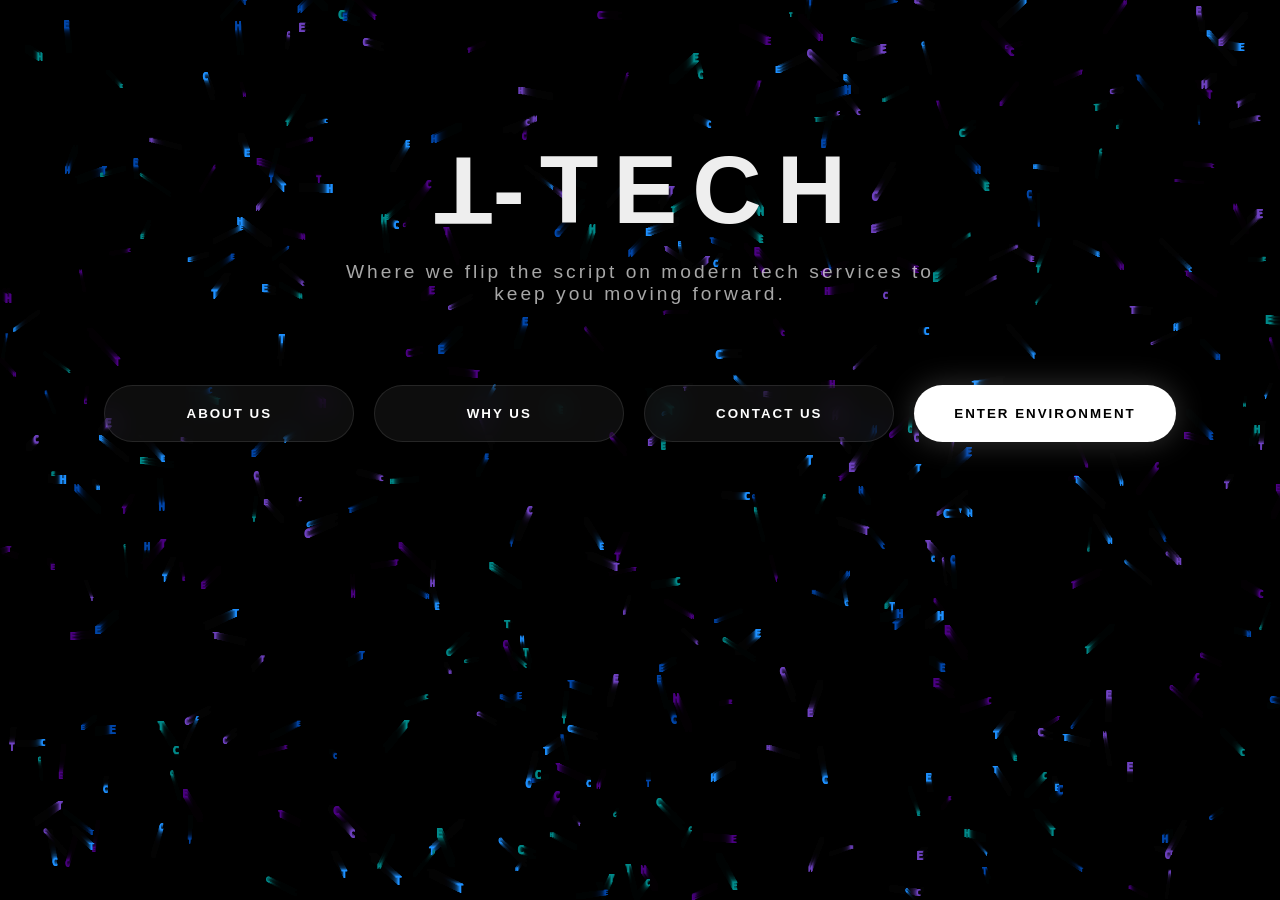
<file: frontend/index.html>
<!DOCTYPE html>
<html lang="en">

<head>
    <meta charset="UTF-8">
    <meta name="viewport" content="width=device-width, initial-scale=1.0">
    <title>Ʇ-Tech | Flip the Script</title>
    <link rel="stylesheet" href="style.css">
</head>

<body>
    <canvas id="canvas1"></canvas>

    <div class="hero-section">
        <h1 class="prism-text"><span class="flip">T</span>-TECH</h1>
        <p class="tagline">Where we flip the script on modern tech services to keep you moving forward.</p>
    </div>

    <div class="nav-grid">
        <button class="nav-btn glass" onclick="window.location.href='about.html'">
            <span>About Us</span>
        </button>

        <button class="nav-btn glass" onclick="window.location.href='why-us.html'">
            <span>Why Us</span>
        </button>

        <button class="nav-btn glass" onclick="window.location.href='contact.html'">
            <span>Contact Us</span>
        </button>

        <button class="nav-btn primary" onclick="window.location.href='login.html'">
            <span>Enter Environment</span>
        </button>
    </div>

    <script src="script.js"></script>
</body>

</html>
</file>
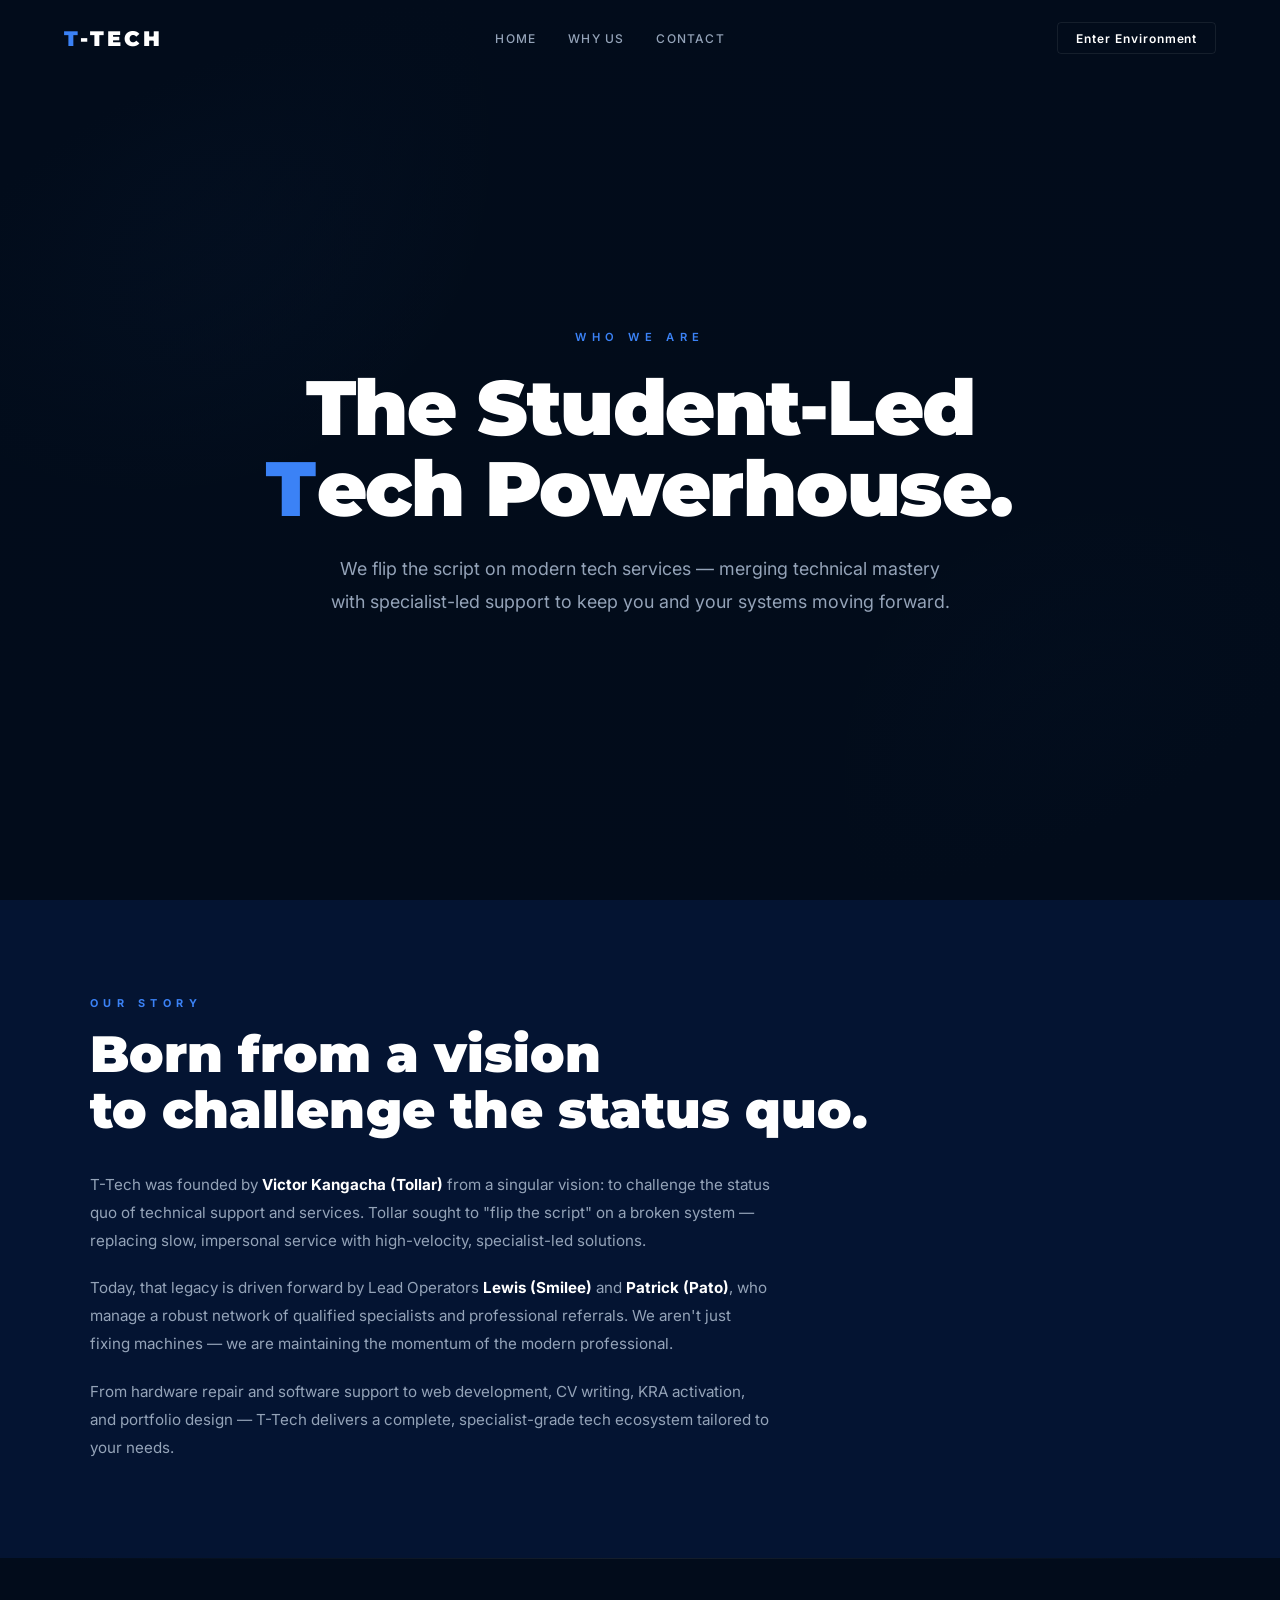
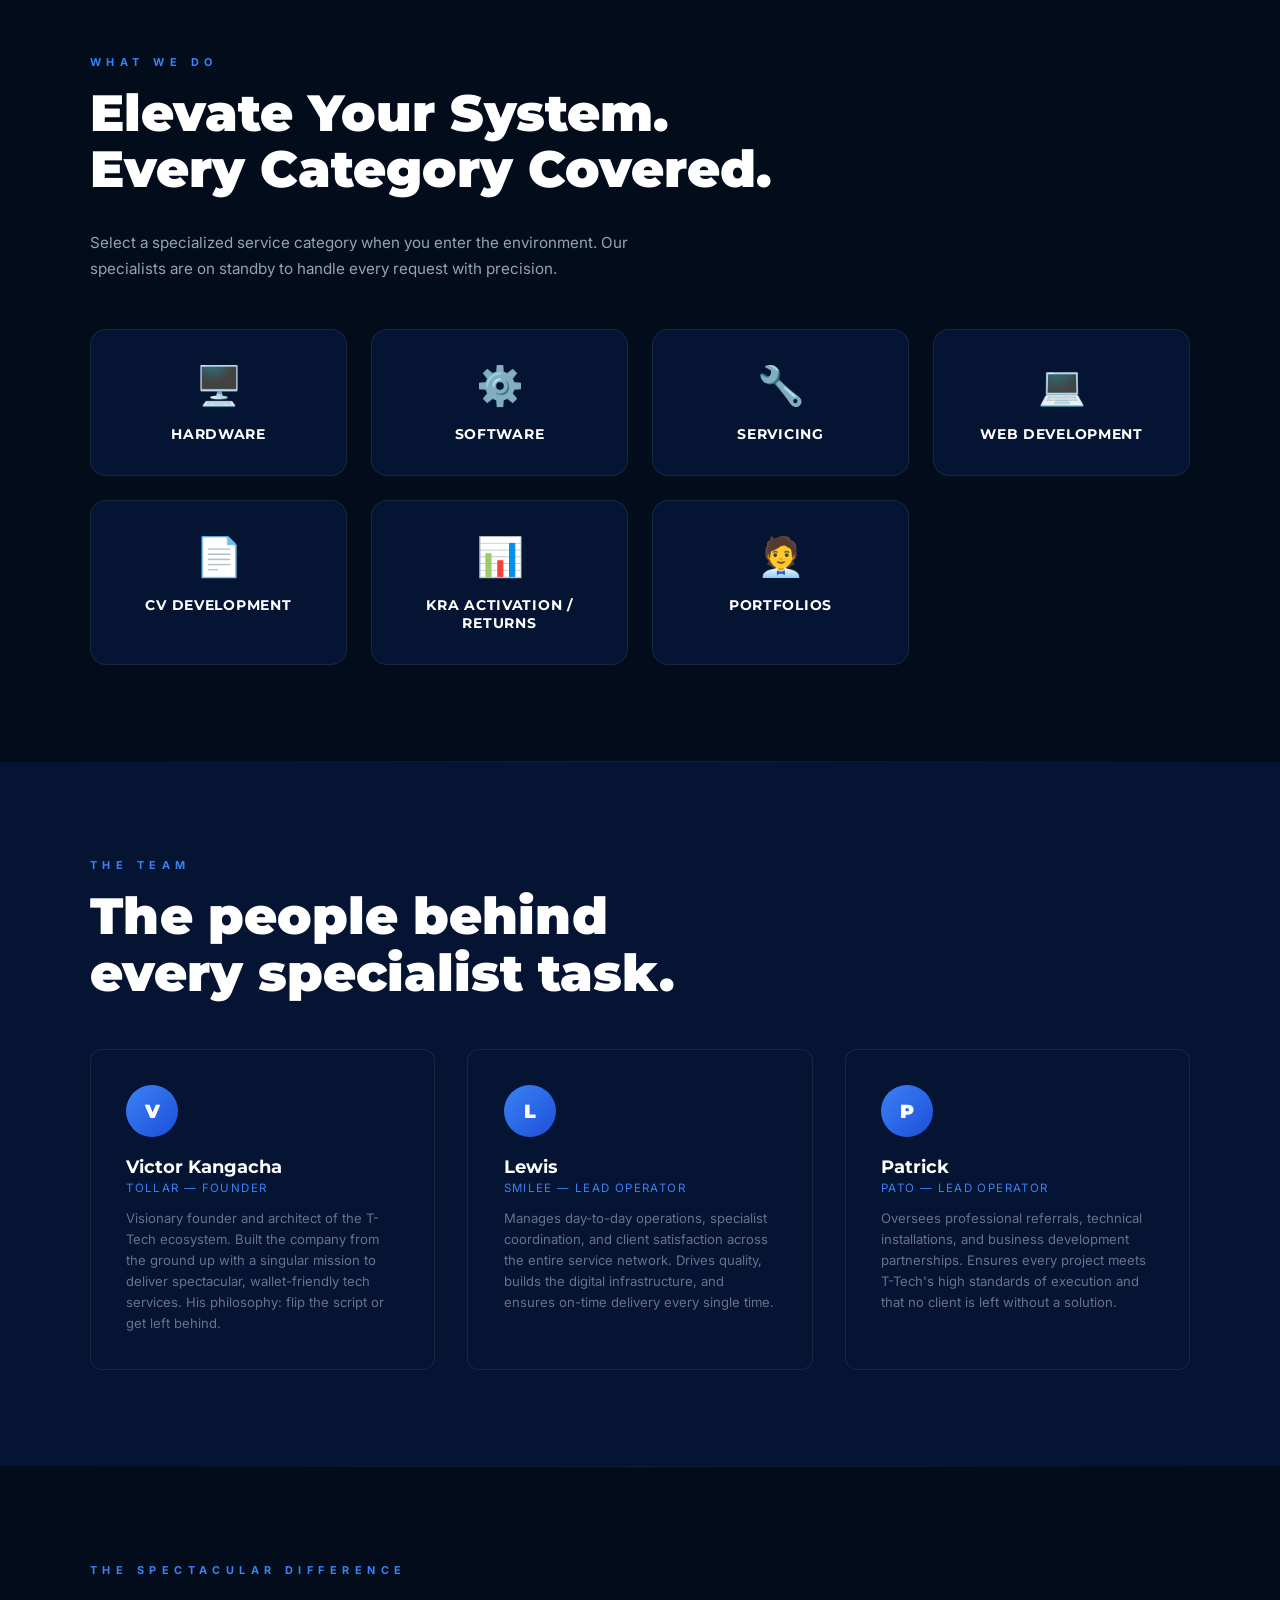
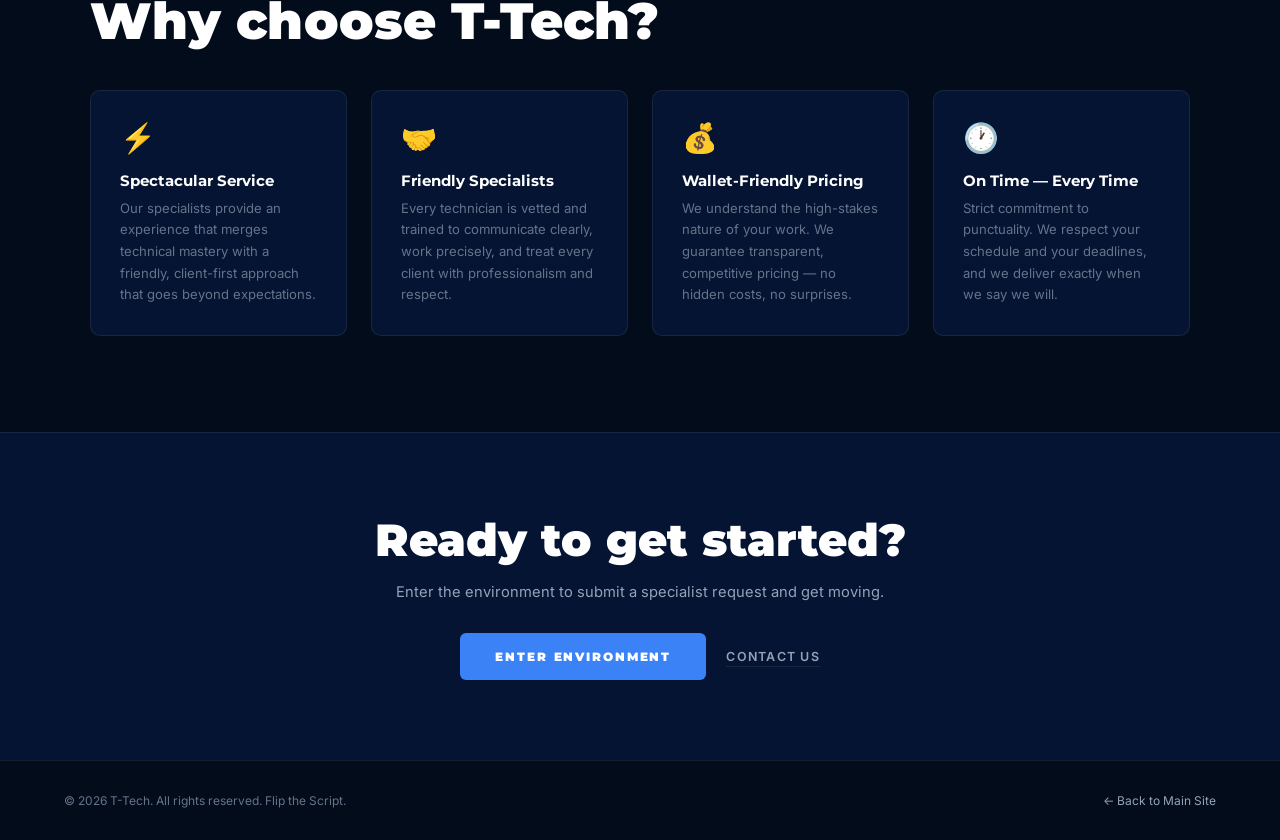
<file: about.html>
<!DOCTYPE html>
<html lang="en">
<head>
  <meta charset="UTF-8">
  <meta name="viewport" content="width=device-width, initial-scale=1.0">
  <title>About Us | T-Tech</title>
  <meta name="description" content="The student-led tech powerhouse behind T-Tech. Meet our founders, lead operators, and discover every service we offer.">
  <link rel="preconnect" href="https://fonts.googleapis.com">
  <link href="https://fonts.googleapis.com/css2?family=Montserrat:wght@400;600;700;800;900&family=Inter:wght@300;400;500;600&display=swap" rel="stylesheet">
  <style>
    *,*::before,*::after{box-sizing:border-box;margin:0;padding:0}
    :root{
      --bg:#020c1b;--bg2:#041432;--border:rgba(255,255,255,0.08);
      --accent:#3b82f6;--white:#fff;--grey:#64748b;--grey-lt:#94a3b8;
      --font-h:'Montserrat',sans-serif;--font-b:'Inter',sans-serif
    }
    html{scroll-behavior:smooth}
    body{background:var(--bg);color:var(--white);font-family:var(--font-b);overflow-x:hidden}

    /* ── NAV ── */
    nav{position:fixed;top:0;left:0;right:0;z-index:100;display:flex;align-items:center;justify-content:space-between;padding:1.4rem 5%;border-bottom:1px solid transparent;transition:.4s}
    nav.scrolled{background:rgba(5,6,10,.96);backdrop-filter:blur(12px);border-color:var(--border)}
    .nav-logo{font-family:var(--font-h);font-size:1.3rem;font-weight:900;letter-spacing:.15em;color:var(--white);text-decoration:none}
    .nav-logo span{color:var(--accent)}
    .nav-links{display:flex;gap:2rem}
    .nav-link{font-size:.75rem;font-weight:500;letter-spacing:.1em;text-transform:uppercase;color:var(--grey-lt);text-decoration:none;transition:.2s}
    .nav-link:hover{color:var(--white)}
    .nav-cta{font-size:.75rem;font-weight:600;letter-spacing:.08em;color:var(--white);text-decoration:none;border:1px solid var(--border);padding:.45rem 1.1rem;border-radius:4px;transition:.3s}
    .nav-cta:hover{border-color:var(--accent);color:var(--accent)}
    @media(max-width:700px){.nav-links{display:none}}

    /* ── HERO ── */
    .about-hero{
      min-height:100vh;display:flex;align-items:center;justify-content:center;
      position:relative;overflow:hidden;padding:8rem 5% 5rem;text-align:center;
      background-image: linear-gradient(rgba(2, 12, 27, 0.82), rgba(2, 12, 27, 0.88)), url('https://images.unsplash.com/photo-1553877522-43269d4ea984?w=1920&q=80');
      background-size:cover;background-position:center;background-attachment:fixed;
    }
    .about-hero::before{content:'';position:absolute;inset:0;background:rgba(2,12,27,0.7)}
    .about-hero::after{content:'';position:absolute;inset:0;background:radial-gradient(ellipse 80% 70% at 50% 50%,transparent 0%,var(--bg) 75%)}
    .orb-hero{position:absolute;border-radius:50%;pointer-events:none}
    .orb-1{top:-200px;left:-200px;width:700px;height:700px;background:radial-gradient(circle,rgba(59,130,246,0.1) 0%,transparent 70%);animation:pulse 10s ease-in-out infinite alternate}
    .orb-2{bottom:-150px;right:-100px;width:550px;height:550px;background:radial-gradient(circle,rgba(59,130,246,0.05) 0%,transparent 70%);animation:pulse 14s ease-in-out infinite alternate-reverse}
    @keyframes pulse{from{transform:scale(1)}to{transform:scale(1.12)}}
    .hero-inner{position:relative;z-index:1;max-width:800px}
    .eyebrow{font-size:.7rem;font-weight:600;letter-spacing:.5em;text-transform:uppercase;color:var(--accent);margin-bottom:1.5rem}
    .hero-h1{font-family:var(--font-h);font-size:clamp(2.8rem,6vw,5rem);font-weight:900;line-height:1.05;letter-spacing:-.02em;margin-bottom:1.5rem}
    .hero-h1 .flip{display:inline-block;transform:scaleX(-1);color:var(--accent)}
    .hero-desc{font-size:clamp(.95rem,1.4vw,1.15rem);color:var(--grey-lt);line-height:1.8;max-width:620px;margin:0 auto}

    /* ── SECTIONS ── */
    .section{padding:6rem 5%}
    .section-inner{max-width:1100px;margin:0 auto}
    .section-label{font-size:.68rem;font-weight:700;letter-spacing:.5em;text-transform:uppercase;color:var(--accent);margin-bottom:1rem}
    .section-h2{font-family:var(--font-h);font-size:clamp(2rem,4vw,3.2rem);font-weight:900;line-height:1.1;margin-bottom:2rem}
    .section-body{font-size:.95rem;color:var(--grey-lt);line-height:1.85;max-width:680px}
    .section-body p+p{margin-top:1.2rem}
    .section-body strong{color:var(--white)}

    /* ── SERVICES GRID ── */
    .services-grid{display:grid;grid-template-columns:repeat(auto-fit,minmax(220px,1fr));gap:1.5rem;margin-top:3rem}
    .service-card{
      background:var(--bg2);border:1px solid var(--border);border-radius:16px;
      padding:2rem 1.5rem;text-align:center;transition:.3s;cursor:default;
      position:relative;overflow:hidden;
    }
    .service-card::before{content:'';position:absolute;inset:0;background:linear-gradient(135deg,rgba(59,130,246,0.05),transparent);opacity:0;transition:.3s}
    .service-card:hover{border-color:rgba(59,130,246,0.4);transform:translateY(-5px)}
    .service-card:hover::before{opacity:1}
    .service-icon{font-size:2.4rem;margin-bottom:1rem}
    .service-name{font-family:var(--font-h);font-weight:700;font-size:.9rem;letter-spacing:.05em;text-transform:uppercase;color:var(--white)}

    /* ── TEAM GRID ── */
    .team-grid{display:grid;grid-template-columns:repeat(auto-fit,minmax(260px,1fr));gap:2rem;margin-top:3rem}
    .team-card{background:var(--bg2);border:1px solid var(--border);border-radius:12px;padding:2.2rem;transition:.3s;position:relative;overflow:hidden}
    .team-card::before{content:'';position:absolute;inset:0;background:linear-gradient(135deg,rgba(59,130,246,0.05),transparent);opacity:0;transition:.3s}
    .team-card:hover{border-color:rgba(59,130,246,0.4);transform:translateY(-4px)}
    .team-card:hover::before{opacity:1}
    .team-initial{width:52px;height:52px;border-radius:50%;background:linear-gradient(135deg,var(--accent),#1d4ed8);display:flex;align-items:center;justify-content:center;font-family:var(--font-h);font-weight:900;font-size:1.2rem;color:#fff;margin-bottom:1.2rem}
    .team-name{font-family:var(--font-h);font-weight:700;font-size:1.1rem;margin-bottom:.25rem}
    .team-handle{font-size:.72rem;letter-spacing:.12em;text-transform:uppercase;color:var(--accent);margin-bottom:.8rem}
    .team-role{font-size:.82rem;color:var(--grey);line-height:1.6}

    /* ── WHY US ── */
    .why-grid{display:grid;grid-template-columns:repeat(auto-fit,minmax(220px,1fr));gap:1.5rem;margin-top:2.5rem}
    .why-card{background:var(--bg2);border:1px solid var(--border);border-radius:10px;padding:1.8rem}
    .why-icon{font-size:1.8rem;margin-bottom:1rem}
    .why-title{font-family:var(--font-h);font-weight:700;font-size:.95rem;margin-bottom:.5rem}
    .why-desc{font-size:.82rem;color:var(--grey);line-height:1.65}

    /* ── CTA STRIP ── */
    .cta-strip{background:var(--bg2);border-top:1px solid var(--border);padding:5rem 5%;text-align:center}
    .cta-strip h2{font-family:var(--font-h);font-weight:900;font-size:clamp(1.8rem,3.5vw,2.8rem);margin-bottom:1rem}
    .cta-strip p{color:var(--grey-lt);font-size:.92rem;margin-bottom:2rem}
    .cta-btn{display:inline-flex;align-items:center;gap:.6rem;background:var(--accent);color:#fff;font-family:var(--font-h);font-weight:900;font-size:.78rem;letter-spacing:.15em;text-transform:uppercase;text-decoration:none;padding:1rem 2.2rem;border-radius:6px;transition:.3s}
    .cta-btn:hover{background:var(--white);color:var(--accent);box-shadow:0 0 28px rgba(59,130,246,.22)}
    .cta-ghost{display:inline-flex;align-items:center;margin-left:1rem;color:var(--grey-lt);font-size:.78rem;font-weight:600;letter-spacing:.1em;text-transform:uppercase;text-decoration:none;border-bottom:1px solid var(--border);padding-bottom:2px;transition:.2s}
    .cta-ghost:hover{color:var(--white);border-color:var(--white)}

    /* ── FOOTER ── */
    footer{padding:2rem 5%;display:flex;align-items:center;justify-content:space-between;border-top:1px solid var(--border);font-size:.75rem;color:var(--grey)}
    footer a{color:var(--grey-lt);text-decoration:none}
    footer a:hover{color:var(--white)}
    @media(max-width:600px){footer{flex-direction:column;gap:.8rem;text-align:center}}

    /* ── DIVIDER ── */
    .section-divider{height:1px;background:linear-gradient(to right,transparent,var(--border),transparent);margin:0 5%}
  </style>
</head>
<body>

  <!-- NAV -->
  <nav id="nav">
    <a href="index.html" class="nav-logo"><span>T</span>-TECH</a>
    <div class="nav-links">
      <a href="index.html" class="nav-link">Home</a>
      <a href="index.html#why-us" class="nav-link">Why Us</a>
      <a href="index.html#contact" class="nav-link">Contact</a>
    </div>
    <a href="login.html" class="nav-cta">Enter Environment</a>
  </nav>

  <!-- HERO -->
  <section class="about-hero">
    <div class="orb-hero orb-1"></div>
    <div class="orb-hero orb-2"></div>
    <div class="hero-inner">
      <div class="eyebrow">Who We Are</div>
      <h1 class="hero-h1">The Student&#8209;Led<br><span class="flip">T</span>ech Powerhouse.</h1>
      <p class="hero-desc">
        We flip the script on modern tech services — merging technical mastery with specialist-led support to keep you and your systems moving forward.
      </p>
    </div>
  </section>

  <!-- STORY -->
  <section class="section" style="background:var(--bg2)">
    <div class="section-inner">
      <div class="section-label">Our Story</div>
      <h2 class="section-h2">Born from a vision<br>to challenge the status quo.</h2>
      <div class="section-body">
        <p>
          T-Tech was founded by <strong>Victor Kangacha (Tollar)</strong> from a singular vision: to challenge the status quo of technical support and services. Tollar sought to "flip the script" on a broken system — replacing slow, impersonal service with high-velocity, specialist-led solutions.
        </p>
        <p>
          Today, that legacy is driven forward by Lead Operators <strong>Lewis (Smilee)</strong> and <strong>Patrick (Pato)</strong>, who manage a robust network of qualified specialists and professional referrals. We aren't just fixing machines — we are maintaining the momentum of the modern professional.
        </p>
        <p>
          From hardware repair and software support to web development, CV writing, KRA activation, and portfolio design — T-Tech delivers a complete, specialist-grade tech ecosystem tailored to your needs.
        </p>
      </div>
    </div>
  </section>

  <div class="section-divider"></div>

  <!-- SERVICES -->
  <section class="section">
    <div class="section-inner">
      <div class="section-label">What We Do</div>
      <h2 class="section-h2">Elevate Your System.<br>Every Category Covered.</h2>
      <p style="color:var(--grey-lt);font-size:.95rem;max-width:600px;line-height:1.7;">
        Select a specialized service category when you enter the environment. Our specialists are on standby to handle every request with precision.
      </p>
      <div class="services-grid">
        <div class="service-card">
          <div class="service-icon">🖥️</div>
          <div class="service-name">Hardware</div>
        </div>
        <div class="service-card">
          <div class="service-icon">⚙️</div>
          <div class="service-name">Software</div>
        </div>
        <div class="service-card">
          <div class="service-icon">🔧</div>
          <div class="service-name">Servicing</div>
        </div>
        <div class="service-card">
          <div class="service-icon">💻</div>
          <div class="service-name">Web Development</div>
        </div>
        <div class="service-card">
          <div class="service-icon">📄</div>
          <div class="service-name">CV Development</div>
        </div>
        <div class="service-card">
          <div class="service-icon">📊</div>
          <div class="service-name">KRA Activation / Returns</div>
        </div>
        <div class="service-card">
          <div class="service-icon">🧑‍💼</div>
          <div class="service-name">Portfolios</div>
        </div>
      </div>
    </div>
  </section>

  <div class="section-divider"></div>

  <!-- TEAM -->
  <section class="section" style="background:var(--bg2)">
    <div class="section-inner">
      <div class="section-label">The Team</div>
      <h2 class="section-h2">The people behind<br>every specialist task.</h2>
      <div class="team-grid">
        <div class="team-card">
          <div class="team-initial">V</div>
          <div class="team-name">Victor Kangacha</div>
          <div class="team-handle">Tollar — Founder</div>
          <p class="team-role">Visionary founder and architect of the T-Tech ecosystem. Built the company from the ground up with a singular mission to deliver spectacular, wallet-friendly tech services. His philosophy: flip the script or get left behind.</p>
        </div>
        <div class="team-card">
          <div class="team-initial">L</div>
          <div class="team-name">Lewis</div>
          <div class="team-handle">Smilee — Lead Operator</div>
          <p class="team-role">Manages day-to-day operations, specialist coordination, and client satisfaction across the entire service network. Drives quality, builds the digital infrastructure, and ensures on-time delivery every single time.</p>
        </div>
        <div class="team-card">
          <div class="team-initial">P</div>
          <div class="team-name">Patrick</div>
          <div class="team-handle">Pato — Lead Operator</div>
          <p class="team-role">Oversees professional referrals, technical installations, and business development partnerships. Ensures every project meets T-Tech's high standards of execution and that no client is left without a solution.</p>
        </div>
      </div>
    </div>
  </section>

  <div class="section-divider"></div>

  <!-- WHY US -->
  <section class="section">
    <div class="section-inner">
      <div class="section-label">The Spectacular Difference</div>
      <h2 class="section-h2">Why choose T-Tech?</h2>
      <div class="why-grid">
        <div class="why-card">
          <div class="why-icon">⚡</div>
          <div class="why-title">Spectacular Service</div>
          <p class="why-desc">Our specialists provide an experience that merges technical mastery with a friendly, client-first approach that goes beyond expectations.</p>
        </div>
        <div class="why-card">
          <div class="why-icon">🤝</div>
          <div class="why-title">Friendly Specialists</div>
          <p class="why-desc">Every technician is vetted and trained to communicate clearly, work precisely, and treat every client with professionalism and respect.</p>
        </div>
        <div class="why-card">
          <div class="why-icon">💰</div>
          <div class="why-title">Wallet-Friendly Pricing</div>
          <p class="why-desc">We understand the high-stakes nature of your work. We guarantee transparent, competitive pricing — no hidden costs, no surprises.</p>
        </div>
        <div class="why-card">
          <div class="why-icon">🕐</div>
          <div class="why-title">On Time — Every Time</div>
          <p class="why-desc">Strict commitment to punctuality. We respect your schedule and your deadlines, and we deliver exactly when we say we will.</p>
        </div>
      </div>
    </div>
  </section>

  <!-- CTA -->
  <div class="cta-strip">
    <h2>Ready to get started?</h2>
    <p>Enter the environment to submit a specialist request and get moving.</p>
    <a href="login.html" class="cta-btn">Enter Environment</a>
    <a href="index.html#contact" class="cta-ghost">Contact Us</a>
  </div>

  <!-- FOOTER -->
  <footer>
    <span>&copy; 2026 T-Tech. All rights reserved. Flip the Script.</span>
    <a href="index.html">&#8592; Back to Main Site</a>
  </footer>

  <script>
    window.addEventListener('scroll',()=>{
      document.getElementById('nav').classList.toggle('scrolled',window.scrollY>60);
    });
  </script>
</body>
</html>
</file>
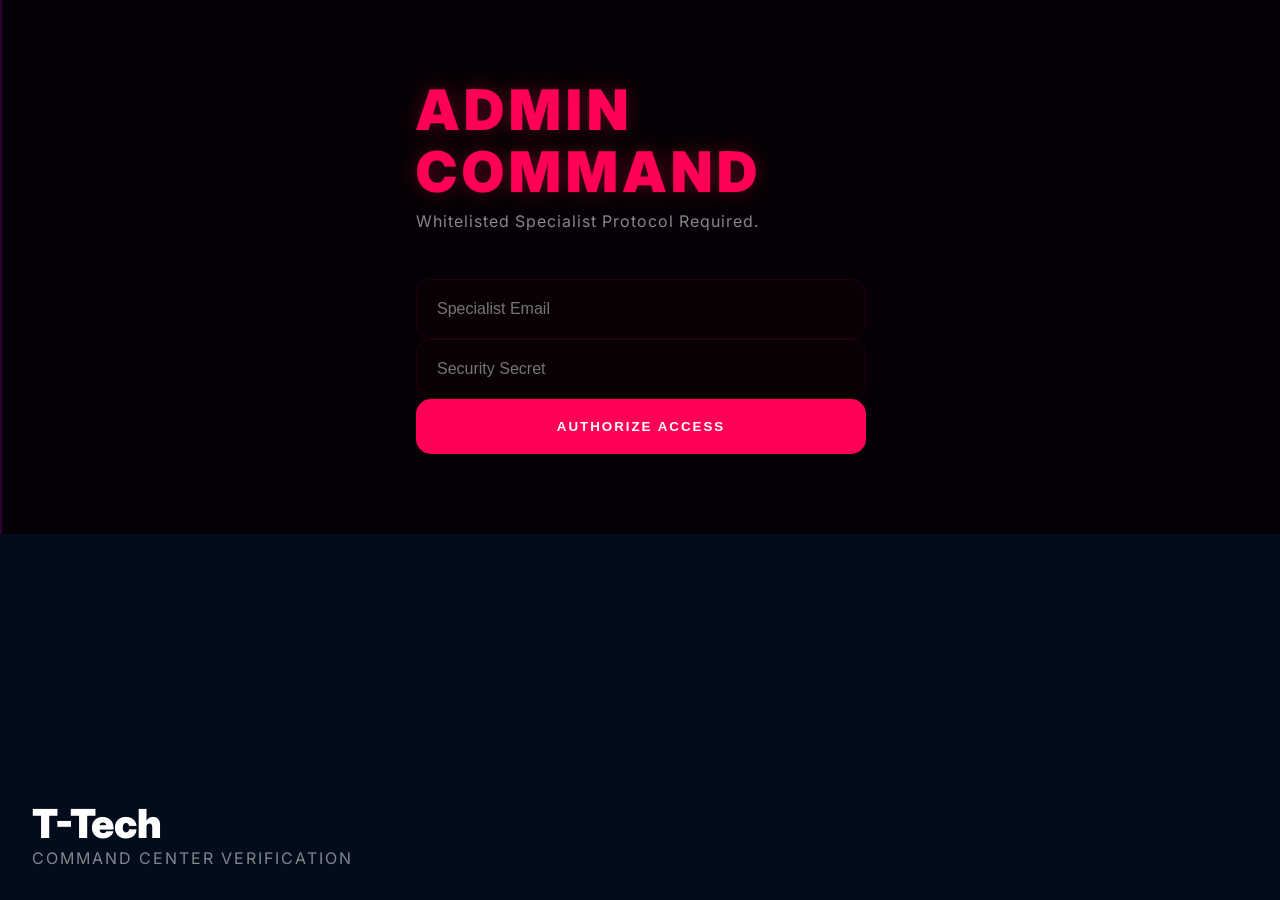
<file: admin-gate.html>
<!DOCTYPE html>
<html lang="en">

<head>
    <meta charset="UTF-8">
    <meta name="viewport" content="width=device-width, initial-scale=1.0">
    <title>Command Center Access | Ʇ-Tech</title>
    <link rel="stylesheet" href="style.css">
    <style>
        .right-view {
            background: #050005;
            display: flex;
            justify-content: center;
            align-items: center;
            padding: 5rem;
            border-left: 2px solid #330033;
        }

        .entry-card {
            width: 100%;
            max-width: 450px;
        }

        .entry-head {
            font-family: 'Inter', sans-serif;
            font-weight: 900;
            font-size: 3.5rem;
            color: #ff0055;
            letter-spacing: 5px;
            margin-bottom: 0.5rem;
            line-height: 1.1;
            text-shadow: 0 0 20px rgba(255, 0, 85, 0.3);
        }

        .entry-sub {
            color: #888;
            margin-bottom: 3rem;
            letter-spacing: 1px;
        }

        .input-wrap input {
            width: 100%;
            background: rgba(255, 0, 85, 0.02);
            border: 1px solid rgba(255, 0, 85, 0.1);
            padding: 20px;
            border-radius: 15px;
            color: #fff;
            transition: 0.3s;
            font-size: 1rem;
        }

        .input-wrap input:focus {
            border-color: #ff0055;
            background: rgba(255, 0, 85, 0.05);
            outline: none;
        }

        .glow-btn {
            width: 100%;
            padding: 20px;
            border-radius: 15px;
            border: none;
            background: #ff0055;
            color: #fff;
            font-weight: 900;
            cursor: pointer;
            transition: 0.4s;
            text-transform: uppercase;
            letter-spacing: 2px;
        }

        .glow-btn:hover {
            background: #ff3377;
            box-shadow: 0 0 40px rgba(255, 0, 85, 0.4);
            transform: scale(1.02);
        }
    </style>
</head>

<body>
    <div class="split-container">
        <!-- Left Side -->
        <div class="left-view">
            <div id="canvas-container">
                <div class="prism-graphic" style="background: linear-gradient(90deg, #ff0055, #7700ff);"></div>
            </div>
            <div style="position: absolute; bottom: 2rem; left: 2rem; z-index: 10;">
                <h2 style="font-size: 2.5rem; font-weight: 900;"><span class="flip">T</span>-Tech</h2>
                <p style="opacity: 0.5; letter-spacing: 2px;">COMMAND CENTER VERIFICATION</p>
            </div>
        </div>

        <!-- Right Side -->
        <div class="right-view">
            <div class="entry-card">
                <h1 class="entry-head">ADMIN COMMAND</h1>
                <p class="entry-sub">Whitelisted Specialist Protocol Required.</p>

                <form id="admin-gate-form">
                    <p id="msg"></p>
                    <div class="input-wrap">
                        <input type="email" id="adminEmail" placeholder="Specialist Email" required>
                    </div>
                    <div class="input-wrap">
                        <input type="password" id="adminPass" placeholder="Security Secret" required>
                    </div>

                    <button type="submit" class="glow-btn">AUTHORIZE ACCESS</button>
                </form>
            </div>
        </div>
    </div>

    <script src="script.js"></script>
</body>

</html>
</file>
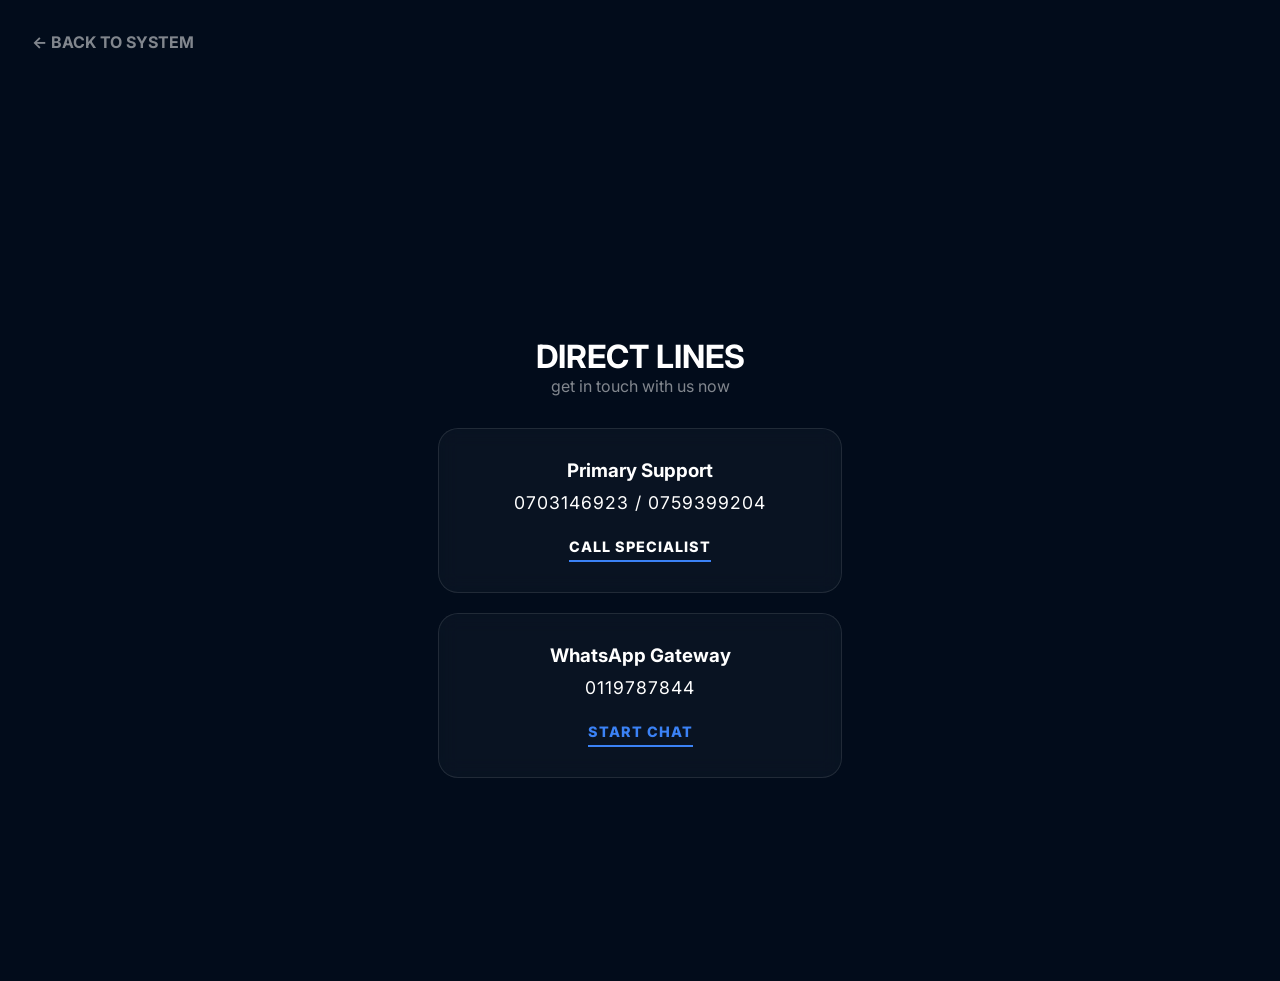
<file: contact.html>
<!DOCTYPE html>
<html lang="en">

<head>
    <meta charset="UTF-8">
    <meta name="viewport" content="width=device-width, initial-scale=1.0">
    <title>Contact Us | Ʇ-Tech</title>
    <link rel="stylesheet" href="style.css">
    <style>
        .back-link {
            position: absolute;
            top: 2rem;
            left: 2rem;
            color: #fff;
            text-decoration: none;
            font-weight: bold;
            opacity: 0.5;
            transition: 0.3s;
        }

        .back-link:hover {
            opacity: 1;
            transform: translateX(-5px);
        }

        .contact-vault {
            max-width: 500px;
            margin: 15vh auto;
            padding: 3rem;
            text-align: center;
        }

        .contact-card {
            background: rgba(255, 255, 255, 0.03);
            backdrop-filter: blur(10px);
            padding: 30px;
            margin: 20px 0;
            border-radius: 20px;
            border: 1px solid rgba(255, 255, 255, 0.1);
            transition: 0.3s;
        }

        .contact-card:hover {
            transform: translateY(-5px);
            background: rgba(255, 255, 255, 0.06);
            border-color: var(--accent);
        }

        .action-link {
            display: inline-block;
            margin-top: 15px;
            color: #fff;
            text-decoration: none;
            border-bottom: 2px solid var(--accent);
            padding-bottom: 5px;
            font-weight: 800;
            text-transform: uppercase;
            letter-spacing: 1px;
            font-size: 0.9rem;
        }

        .neon-link {
            color: var(--accent);
        }
    </style>
</head>

<body>
    <canvas id="canvas1"></canvas>

    <a href="index.html" class="back-link">← BACK TO SYSTEM</a>

    <div class="contact-vault glass green-glow">
        <h1 class="content-header" style="font-size: 2rem;">DIRECT LINES</h1>
        <p style="opacity: 0.5; margin-bottom: 2rem;">get in touch with us now</p>

        <div class="contact-card">
            <h3>Primary Support</h3>
            <p style="margin: 10px 0; font-size: 1.1rem; letter-spacing: 1px;">0703146923 / 0759399204</p>
            <a href="tel:0703146923" class="action-link">Call Specialist</a>
        </div>

        <div class="contact-card">
            <h3>WhatsApp Gateway</h3>
            <p style="margin: 10px 0; font-size: 1.1rem; letter-spacing: 1px;">0119787844</p>
            <a href="https://wa.me/254119787844" class="action-link neon-link">Start Chat</a>
        </div>
    </div>

    <script src="script.js"></script>
</body>

</html>
</file>
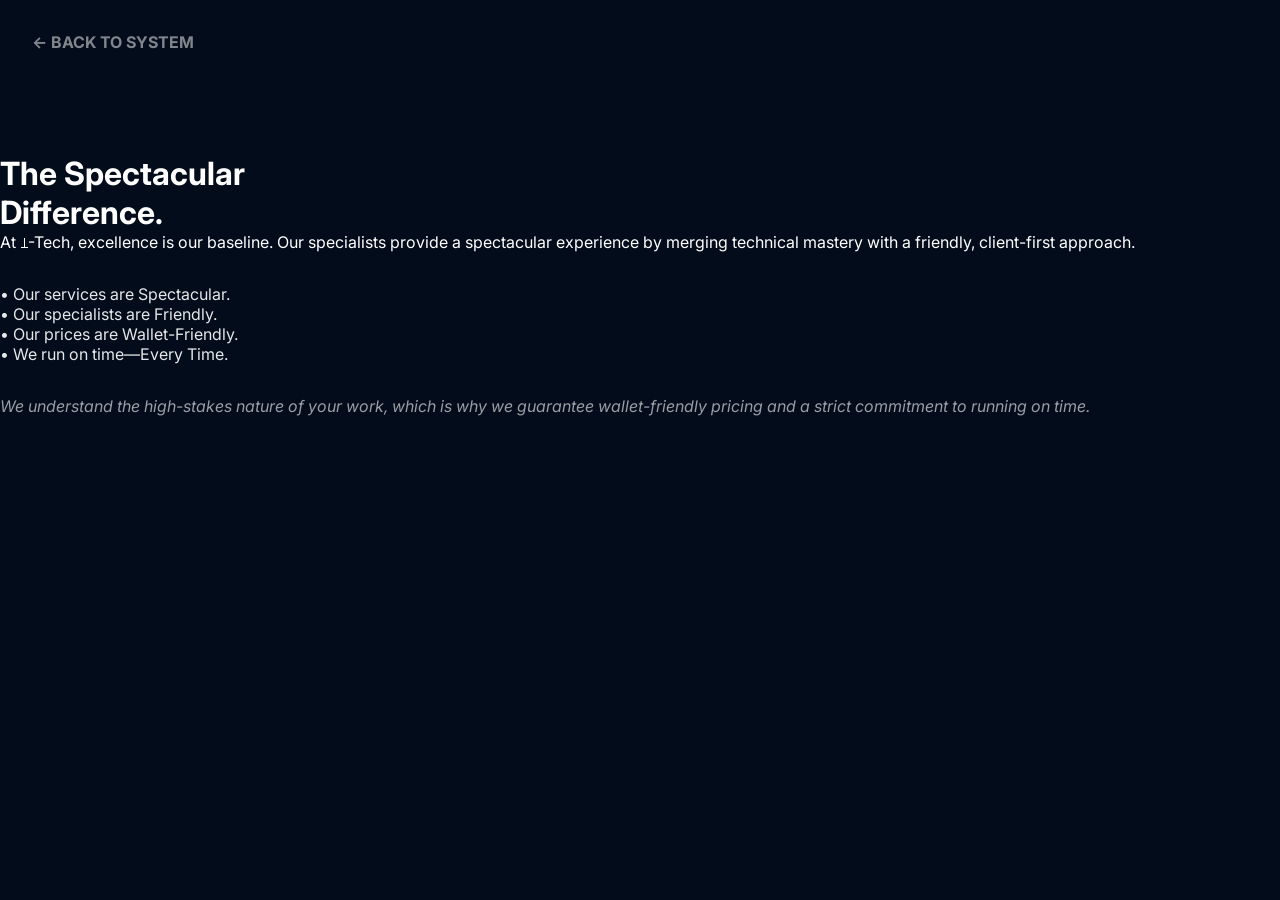
<file: why-us.html>
<!DOCTYPE html>
<html lang="en">

<head>
    <meta charset="UTF-8">
    <meta name="viewport" content="width=device-width, initial-scale=1.0">
    <title>Why Us | Ʇ-Tech</title>
    <link rel="stylesheet" href="style.css">
    <style>
        .back-link {
            position: absolute;
            top: 2rem;
            left: 2rem;
            color: #fff;
            text-decoration: none;
            font-weight: bold;
            opacity: 0.5;
            transition: 0.3s;
        }

        .back-link:hover {
            opacity: 1;
            transform: translateX(-5px);
        }
    </style>
</head>

<body>
    <canvas id="canvas1"></canvas>

    <a href="index.html" class="back-link">← BACK TO SYSTEM</a>

    <div class="content-container">
        <div class="glass-card green-glow">
            <h1 class="content-header">The Spectacular <br> Difference.</h1>
            <p class="core-text">
                At Ʇ-Tech, excellence is our baseline. Our specialists provide a spectacular experience
                by merging technical mastery with a friendly, client-first approach.
            </p>

            <div class="core-text" style="opacity: 0.9; margin-top: 2rem;">
                <p>• Our services are Spectacular.</p>
                <p>• Our specialists are Friendly.</p>
                <p>• Our prices are Wallet-Friendly.</p>
                <p>• We run on time—Every Time.</p>
            </div>

            <p class="core-text" style="margin-top: 2rem; font-size: 1rem; font-style: italic; opacity: 0.6;">
                We understand the high-stakes nature of your work, which is why we guarantee
                wallet-friendly pricing and a strict commitment to running on time.
            </p>
        </div>
    </div>

    <script src="script.js"></script>
</body>

</html>
</file>
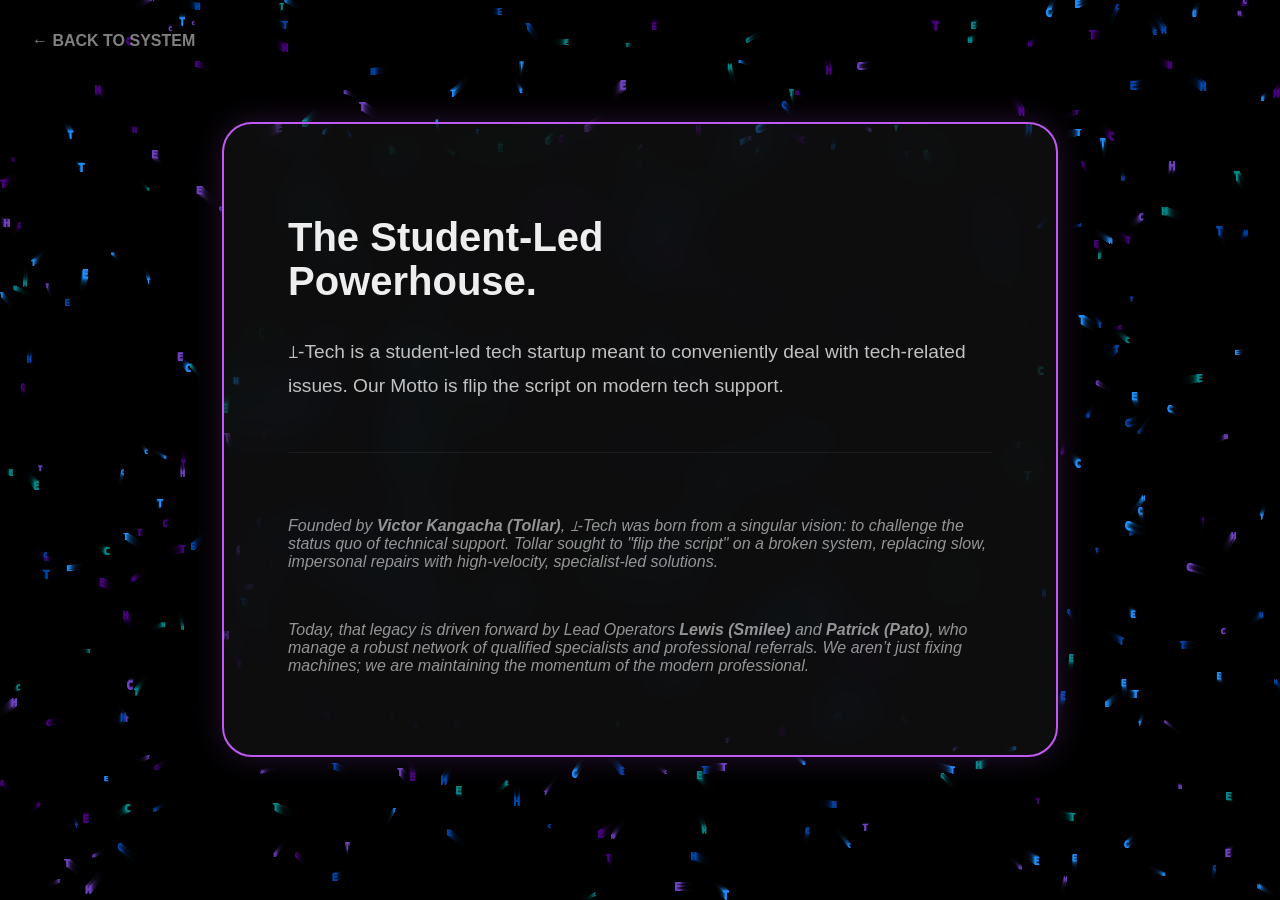
<file: frontend/about.html>
<!DOCTYPE html>
<html lang="en">

<head>
    <meta charset="UTF-8">
    <meta name="viewport" content="width=device-width, initial-scale=1.0">
    <title>About Us | Ʇ-Tech</title>
    <link rel="stylesheet" href="style.css">
    <style>
        .back-link {
            position: absolute;
            top: 2rem;
            left: 2rem;
            color: #fff;
            text-decoration: none;
            font-weight: bold;
            opacity: 0.5;
            transition: 0.3s;
        }

        .back-link:hover {
            opacity: 1;
            transform: translateX(-5px);
        }
    </style>
</head>

<body>
    <canvas id="canvas1"></canvas>

    <a href="index.html" class="back-link">← BACK TO SYSTEM</a>

    <div class="content-container">
        <div class="glass-card purple-glow">
            <h1 class="content-header">The Student-Led <br> Powerhouse.</h1>
            <p class="core-text">
                Ʇ-Tech is a student-led tech startup meant to conveniently deal with tech-related issues.
                Our Motto is flip the script on modern tech support.
            </p>

            <div class="origin-story">
                <p>
                    Founded by <strong>Victor Kangacha (Tollar)</strong>, Ʇ-Tech was born from a singular vision:
                    to challenge the status quo of technical support. Tollar sought to "flip the script"
                    on a broken system, replacing slow, impersonal repairs with high-velocity, specialist-led solutions.
                </p>
                <br>
                <p>
                    Today, that legacy is driven forward by Lead Operators <strong>Lewis (Smilee)</strong> and
                    <strong>Patrick (Pato)</strong>,
                    who manage a robust network of qualified specialists and professional referrals.
                    We aren’t just fixing machines; we are maintaining the momentum of the modern professional.
                </p>
            </div>
        </div>
    </div>

    <script src="script.js"></script>
</body>

</html>
</file>
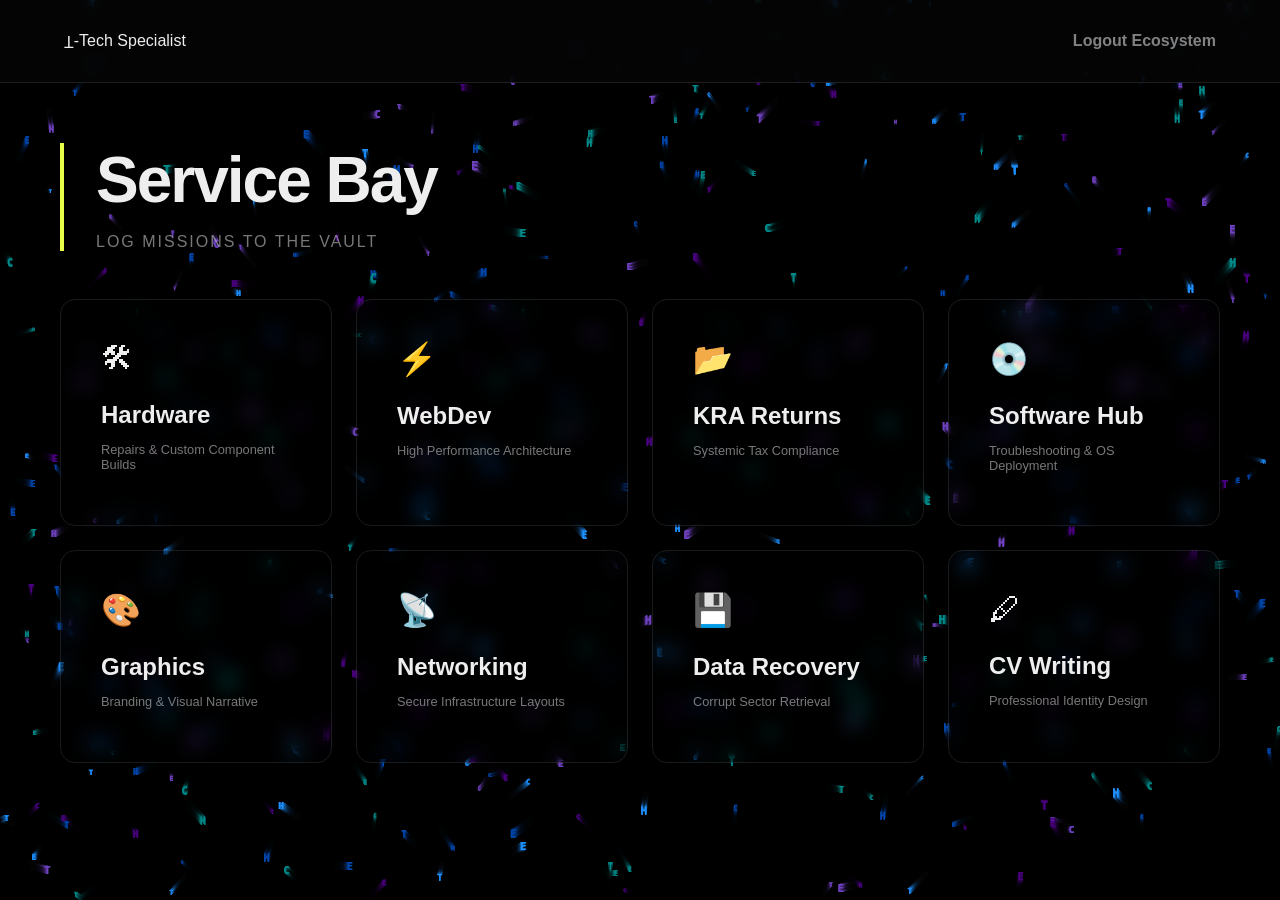
<file: frontend/dashboard.html>
<!DOCTYPE html>
<html lang="en">

<head>
    <meta charset="UTF-8">
    <meta name="viewport" content="width=device-width, initial-scale=1.0">
    <title>Service Bay | Ʇ-Tech</title>
    <link rel="stylesheet" href="style.css">
    <style>
        .page-header {
            text-align: left;
            margin-bottom: 3rem;
            border-left: 4px solid var(--accent);
            padding-left: 2rem;
        }

        .service-card .icon {
            font-size: 2rem;
            margin-bottom: 1.5rem;
            display: block;
        }
    </style>
</head>

<body>
    <canvas id="canvas1"></canvas>
    <nav
        style="position: fixed; top: 0; width: 100%; padding: 2rem 5%; z-index: 100; display: flex; justify-content: space-between; align-items: center; background: rgba(5,5,5,0.8); backdrop-filter: blur(10px); border-bottom: 1px solid var(--glass-border);">
        <div class="logo"><span class="flip">T</span>-Tech Specialist</div>
        <a href="#" id="nav-logout"
            style="color: #fff; text-decoration: none; font-weight: 700; opacity: 0.5; transition: 0.3s;"
            onmouseover="this.style.opacity=1" onmouseout="this.style.opacity=0.5">Logout Ecosystem</a>
    </nav>

    <div class="container">
        <header class="page-header">
            <h1 style="font-size: 4rem; font-weight: 900; margin-bottom: 0.5rem; letter-spacing: -2px;">Service Bay</h1>
            <p style="opacity: 0.5; letter-spacing: 2px;">LOG MISSIONS TO THE VAULT</p>
        </header>

        <div class="service-grid">
            <div class="service-card" data-service="Hardware">
                <span class="icon">🛠</span>
                <h3>Hardware</h3>
                <p style="opacity: 0.5; font-size: 0.8rem;">Repairs & Custom Component Builds</p>
            </div>
            <div class="service-card" data-service="WebDev">
                <span class="icon">⚡️</span>
                <h3>WebDev</h3>
                <p style="opacity: 0.5; font-size: 0.8rem;">High Performance Architecture</p>
            </div>
            <div class="service-card" data-service="KRA">
                <span class="icon">📂</span>
                <h3>KRA Returns</h3>
                <p style="opacity: 0.5; font-size: 0.8rem;">Systemic Tax Compliance</p>
            </div>
            <div class="service-card" data-service="Software">
                <span class="icon">💿</span>
                <h3>Software Hub</h3>
                <p style="opacity: 0.5; font-size: 0.8rem;">Troubleshooting & OS Deployment</p>
            </div>
            <div class="service-card" data-service="Graphics">
                <span class="icon">🎨</span>
                <h3>Graphics</h3>
                <p style="opacity: 0.5; font-size: 0.8rem;">Branding & Visual Narrative</p>
            </div>
            <div class="service-card" data-service="Network">
                <span class="icon">📡</span>
                <h3>Networking</h3>
                <p style="opacity: 0.5; font-size: 0.8rem;">Secure Infrastructure Layouts</p>
            </div>
            <div class="service-card" data-service="Data">
                <span class="icon">💾</span>
                <h3>Data Recovery</h3>
                <p style="opacity: 0.5; font-size: 0.8rem;">Corrupt Sector Retrieval</p>
            </div>
            <div class="service-card" data-service="CV Writing">
                <span class="icon">🖊</span>
                <h3>CV Writing</h3>
                <p style="opacity: 0.5; font-size: 0.8rem;">Professional Identity Design</p>
            </div>
        </div>
    </div>

    <!-- Slide-out Panel -->
    <div id="side-panel" class="slide-panel">
        <h2 id="selected-service-title" style="font-size: 2.5rem; font-weight: 900; margin-bottom: 2rem;">Selected</h2>
        <div class="input-group">
            <label>Mission Description</label>
            <textarea id="issue-desc"
                style="width: 100%; height: 200px; background: #111; border: 1px solid var(--glass-border); padding: 1.5rem; border-radius: 12px; color: #fff; font-family: inherit; font-size: 1rem;"
                placeholder="Outline the technical parameters..."></textarea>
        </div>
        <button id="submit-request-btn" class="btn-primary" style="width: 100%; margin-top: 2rem;">
            Commit to Vault
        </button>
        <button onclick="document.getElementById('side-panel').classList.remove('active')"
            style="width: 100%; margin-top: 1rem; background: transparent; border: 1px solid var(--glass-border); color: #fff; padding: 1rem; border-radius: 12px; cursor: pointer; opacity: 0.5;">
            Cancel Mission
        </button>
    </div>

    <script src="script.js"></script>
</body>

</html>
</file>
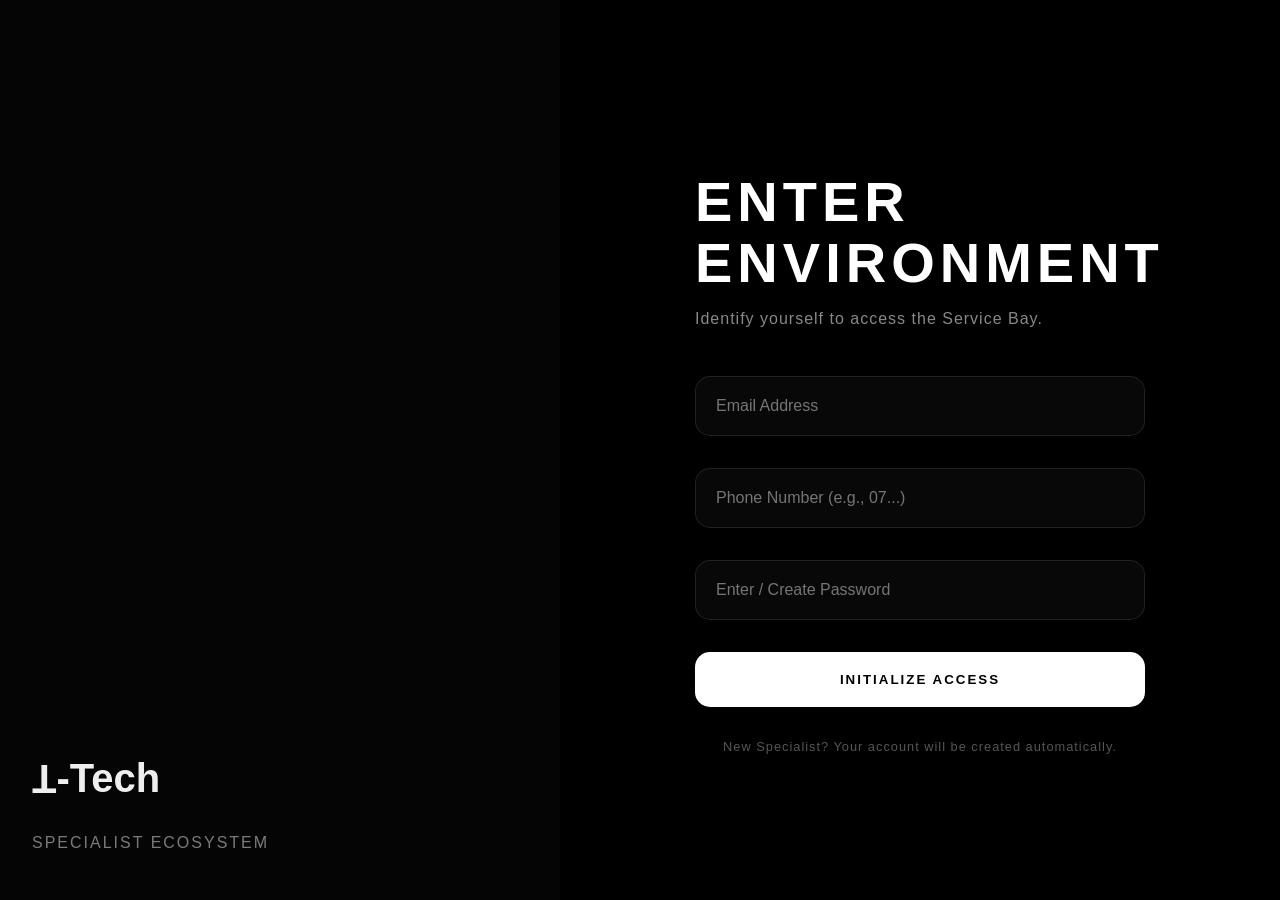
<file: frontend/login.html>
<!DOCTYPE html>
<html lang="en">

<head>
    <meta charset="UTF-8">
    <meta name="viewport" content="width=device-width, initial-scale=1.0">
    <title>Access Vault | Ʇ-Tech</title>
    <link rel="stylesheet" href="style.css">
    <style>
        .right-view {
            background: #000;
            display: flex;
            justify-content: center;
            align-items: center;
            padding: 5rem;
        }

        .entry-card {
            width: 100%;
            max-width: 450px;
        }

        .entry-head {
            font-family: 'Inter', sans-serif;
            font-weight: 900;
            font-size: 3.5rem;
            color: #fff;
            letter-spacing: 5px;
            margin-bottom: 0.5rem;
            line-height: 1.1;
        }

        .entry-sub {
            color: #888;
            margin-bottom: 3rem;
            letter-spacing: 1px;
        }

        .input-wrap {
            position: relative;
            margin-bottom: 2rem;
        }

        .input-wrap input {
            width: 100%;
            background: rgba(255, 255, 255, 0.03);
            border: 1px solid rgba(255, 255, 255, 0.1);
            padding: 20px;
            border-radius: 15px;
            color: #fff;
            transition: 0.3s;
            font-size: 1rem;
        }

        .input-wrap input:focus {
            border-color: #e8ff47;
            background: rgba(232, 255, 71, 0.05);
            outline: none;
        }

        .glow-btn {
            width: 100%;
            padding: 20px;
            border-radius: 15px;
            border: none;
            background: #fff;
            color: #000;
            font-weight: 900;
            cursor: pointer;
            transition: 0.4s;
            text-transform: uppercase;
            letter-spacing: 2px;
        }

        .glow-btn:hover {
            background: #e8ff47;
            box-shadow: 0 0 30px rgba(232, 255, 71, 0.3);
            transform: scale(1.02);
        }

        .auth-footer {
            margin-top: 2rem;
            text-align: center;
            font-size: 0.8rem;
            color: #555;
            letter-spacing: 1px;
        }

        #msg {
            margin-bottom: 1.5rem;
            font-size: 0.9rem;
            font-weight: 600;
        }
    </style>
</head>

<body>
    <div class="split-container">
        <!-- Left Side (Visual Branding) -->
        <div class="left-view">
            <canvas id="canvas1"></canvas>
            <div style="position: absolute; bottom: 2rem; left: 2rem; z-index: 10;">
                <h2 style="font-size: 2.5rem; font-weight: 900;"><span class="flip">T</span>-Tech</h2>
                <p style="opacity: 0.5; letter-spacing: 2px;">SPECIALIST ECOSYSTEM</p>
            </div>
        </div>

        <!-- Right Side (The Gateway) -->
        <div class="right-view">
            <div class="entry-card">
                <h1 class="entry-head">ENTER ENVIRONMENT</h1>
                <p class="entry-sub">Identify yourself to access the Service Bay.</p>

                <form id="auth-gate">
                    <p id="msg"></p>
                    <div class="input-wrap">
                        <input type="email" id="userEmail" placeholder="Email Address" required>
                    </div>
                    <div class="input-wrap">
                        <input type="tel" id="userPhone" placeholder="Phone Number (e.g., 07...)" required>
                    </div>
                    <div class="input-wrap">
                        <input type="password" id="userPass" placeholder="Enter / Create Password" required>
                    </div>

                    <button type="submit" class="glow-btn">INITIALIZE ACCESS</button>
                </form>

                <div class="auth-footer">
                    <p>New Specialist? Your account will be created automatically.</p>
                </div>
            </div>
        </div>
    </div>

    <script src="script.js"></script>
</body>

</html>
</file>
<file: frontend/style.css>
:root {
    --primary: #5271FF;
    --accent: #e8ff47;
    --neon-purple: #bf5af2;
    --neon-green: #e8ff47;
    --glass-bg: rgba(255, 255, 255, 0.05);
    --glass-border: rgba(255, 255, 255, 0.1);
    --bg-dark: #050505;
    --prism-gradient: linear-gradient(90deg, #ff00ea, #00d2ff, #E1FB2E);
}

*,
*::before,
*::after {
    box-sizing: border-box;
}

body {
    background-color: var(--bg-dark);
    color: #eee;
    font-family: 'Inter', -apple-system, sans-serif;
    margin: 0;
    overflow-x: hidden;
}

#canvas1 {
    position: fixed;
    top: 0;
    left: 0;
    width: 100%;
    height: 100%;
    z-index: -2;
    background: #020205;
}

/* --- 50/50 SPLIT VIEW (LOGIN) --- */
.split-container {
    display: flex;
    height: 100vh;
}

.left-view {
    flex: 1;
    background: #050505;
    display: flex;
    align-items: center;
    justify-content: center;
    position: relative;
    overflow: hidden;
}

.prism-graphic {
    width: 300px;
    height: 300px;
    background: var(--prism-gradient);
    filter: blur(60px);
    border-radius: 30% 70% 70% 30% / 30% 30% 70% 70%;
    animation: morph 8s infinite alternate ease-in-out;
}

@keyframes morph {
    0% {
        border-radius: 30% 70% 70% 30% / 30% 30% 70% 70%;
    }

    100% {
        border-radius: 60% 40% 30% 70% / 60% 30% 70% 40%;
    }
}

.right-view {
    flex: 1;
    background: #000;
    display: flex;
    flex-direction: column;
    justify-content: center;
    padding: 10%;
}

.enter-heading {
    font-size: 5rem;
    font-weight: 900;
    letter-spacing: -4px;
    margin-bottom: 2rem;
    line-height: 0.9;
}

.glass-card {
    background: var(--glass);
    backdrop-filter: blur(20px);
    border: 1px solid var(--glass-border);
    padding: 3rem;
    border-radius: 20px;
}

.input-group {
    margin-bottom: 1.5rem;
}

.input-group label {
    display: block;
    font-size: 0.8rem;
    text-transform: uppercase;
    letter-spacing: 2px;
    margin-bottom: 0.5rem;
    opacity: 0.5;
}

.input-group input {
    width: 100%;
    min-width: 320px;
    background: rgba(255, 255, 255, 0.03);
    border: 1px solid var(--glass-border);
    padding: 1rem;
    border-radius: 8px;
    color: #fff;
    font-size: 1rem;
}

/* --- DASHBOARD & SERVICE BAY --- */
.container {
    max-width: 1200px;
    margin: 0 auto;
    padding: 100px 20px;
}

.service-grid {
    display: grid;
    grid-template-columns: repeat(auto-fit, minmax(250px, 1fr));
    gap: 1.5rem;
    margin-top: 3rem;
}

.service-card {
    padding: 2.5rem;
    background: var(--glass);
    backdrop-filter: blur(10px);
    border-radius: 15px;
    border: 1px solid var(--glass-border);
    transition: 0.4s;
    cursor: pointer;
    text-align: left;
}

.service-card:hover {
    border-color: var(--accent);
    transform: translateY(-5px);
}

.service-card h3 {
    font-size: 1.5rem;
    margin-bottom: 0.5rem;
}

.slide-panel {
    position: fixed;
    right: -100%;
    top: 0;
    width: 400px;
    height: 100%;
    background: #0a0a0a;
    border-left: 1px solid var(--glass-border);
    padding: 3rem;
    z-index: 1000;
    transition: 0.5s cubic-bezier(0.4, 0, 0.2, 1);
}

.slide-panel.active {
    right: 0;
}

/* --- UTILS --- */
.flip {
    display: inline-block;
    transform: rotate(180deg);
}

.btn-primary {
    background: #fff;
    color: #000;
    border: none;
    padding: 1rem 2rem;
    border-radius: 12px;
    font-weight: 900;
    text-transform: uppercase;
    cursor: pointer;
    transition: 0.3s;
}

.btn-primary:hover {
    background: var(--accent);
}

@media (max-width: 768px) {
    .split-container {
        flex-direction: column;
    }

    .enter-heading {
        font-size: 3rem;
    }

    .input-group input {
        min-width: 100%;
    }

    /* Dashboard Mobile Refinement */
    .container {
        padding: 80px 15px;
    }

    .page-header {
        padding-left: 1rem;
        margin-bottom: 2rem;
    }

    .page-header h1 {
        font-size: 2.5rem !important;
    }

    .service-grid {
        grid-template-columns: 1fr;
        gap: 1rem;
    }

    .service-card {
        padding: 1.5rem;
    }

    .slide-panel {
        width: 100%;
        right: -100%;
        padding: 2rem;
    }

    nav {
        padding: 1rem 5% !important;
    }

    .nav-btn {
        min-width: 100%;
        padding: 15px 30px;
    }
}

/* --- Cyber Minimalist Layout --- */
.hero-section {
    text-align: center;
    margin-top: 15vh;
}

.hero-section h1 {
    font-size: 6rem;
    font-weight: 900;
    letter-spacing: 15px;
    margin-bottom: 1rem;
}

.tagline {
    font-size: 1.2rem;
    opacity: 0.7;
    letter-spacing: 3px;
    max-width: 600px;
    margin: 0 auto;
}

.nav-grid {
    display: flex;
    gap: 20px;
    justify-content: center;
    margin-top: 60px;
    flex-wrap: wrap;
    padding: 20px;
}

.nav-btn {
    min-width: 250px;
    padding: 20px 40px;
    border-radius: 50px;
    font-family: 'Inter', sans-serif;
    font-weight: 700;
    text-transform: uppercase;
    letter-spacing: 2px;
    cursor: pointer;
    transition: 0.4s cubic-bezier(0.175, 0.885, 0.32, 1.275);
    display: flex;
    align-items: center;
    justify-content: center;
}

.nav-btn.glass {
    background: var(--glass-bg);
    border: 1px solid var(--glass-border);
    color: #fff;
    backdrop-filter: blur(15px);
}

.nav-btn.primary {
    background: #fff;
    border: none;
    color: #000;
    box-shadow: 0 0 30px rgba(255, 255, 255, 0.2);
}

.nav-btn:hover {
    transform: scale(1.05) translateY(-5px);
    background: rgba(255, 255, 255, 0.15);
    border-color: var(--accent);
}

.nav-btn.primary:hover {
    background: var(--accent);
    box-shadow: 0 0 40px rgba(232, 255, 71, 0.4);
}

/* --- Content Pages --- */
.content-container {
    max-width: 900px;
    margin: 10vh auto;
    padding: 2rem;
}

.glass-card {
    background: var(--glass-bg);
    backdrop-filter: blur(25px);
    border: 2px solid var(--glass-border);
    border-radius: 30px;
    padding: 4rem;
    position: relative;
    overflow: hidden;
}

.purple-glow {
    border-color: var(--neon-purple);
    box-shadow: 0 0 30px rgba(191, 90, 242, 0.2);
}

.green-glow {
    border-color: var(--neon-green);
    box-shadow: 0 0 30px rgba(232, 255, 71, 0.2);
}

.content-header {
    font-size: 2.5rem;
    font-weight: 900;
    margin-bottom: 2rem;
    line-height: 1.1;
}

.core-text {
    font-size: 1.2rem;
    line-height: 1.8;
    opacity: 0.8;
    margin-bottom: 2rem;
}

.origin-story {
    margin-top: 3rem;
    padding-top: 3rem;
    border-top: 1px solid var(--glass-border);
    font-style: italic;
    opacity: 0.6;
}

/* --- Footer --- */
.contact-footer {
    position: fixed;
    bottom: 30px;
    left: 50%;
    transform: translateX(-50%);
    display: flex;
    gap: 40px;
    padding: 20px 40px;
    border-radius: 100px;
    font-size: 0.8rem;
    letter-spacing: 2px;
    background: var(--glass-bg);
    backdrop-filter: blur(10px);
    border: 1px solid var(--glass-border);
    width: fit-content;
    white-space: nowrap;
    z-index: 100;
    visibility: visible;
}

@media (max-width: 768px) {
    .nav-grid {
        flex-direction: column;
        align-items: center;
    }

    .nav-btn {
        width: 100%;
        min-width: 0;
    }

    .contact-footer {
        position: relative;
        bottom: 0;
        left: 0;
        transform: none;
        flex-direction: column;
        border-radius: 20px;
        gap: 10px;
        text-align: center;
        margin: 40px auto;
    }
}
</file>
<file: style.css>
@import url('https://fonts.googleapis.com/css2?family=Montserrat:wght@300;400;500;600;700;800;900&family=Inter:wght@300;400;500;600&display=swap');

:root {
  --bg-solid: #020c1b;
  --bg: rgba(2, 12, 27, 0.6);
  --bg2: rgba(4, 20, 45, 0.65);
  --bg3: rgba(7, 30, 65, 0.7);
  --blur: blur(16px);
  --accent: #3b82f6;
  --accent-hover: #60a5fa;
  --accent-dark: #1d4ed8;
  --red: #3b82f6;
  --red-light: #60a5fa;
  --red-dark: #1d4ed8;
  --white: #FFFFFF;
  --grey: #64748b;
  --grey-light: #94a3b8;
  --border: rgba(255, 255, 255, 0.08);
  --font-head: 'Montserrat', sans-serif;
  --font-body: 'Inter', sans-serif;
}

*,
*::before,
*::after {
  margin: 0;
  padding: 0;
  box-sizing: border-box;
}

html {
  scroll-behavior: smooth;
  font-size: 16px;
}

body {
  background-color: var(--bg-solid);
  background-image: linear-gradient(rgba(2, 12, 27, 0.82), rgba(2, 12, 27, 0.88)), url('https://images.unsplash.com/photo-1553877522-43269d4ea984?w=1920&q=80');
  background-size: cover;
  background-position: center;
  background-attachment: fixed;
  color: var(--white);
  font-family: var(--font-body);
  overflow-x: hidden;
}

/* ── LOADER ── */
#loader {
  position: fixed;
  inset: 0;
  background: var(--bg);
  backdrop-filter: var(--blur);
  -webkit-backdrop-filter: var(--blur);
  z-index: 9999;
  display: flex;
  align-items: center;
  justify-content: center;
  flex-direction: column;
  transition: opacity 0.8s ease, visibility 0.8s ease;
}

#loader.hide {
  opacity: 0;
  visibility: hidden;
  pointer-events: none;
}

.loader-logo {
  font-family: var(--font-head);
  font-size: clamp(3rem, 8vw, 6rem);
  font-weight: 900;
  letter-spacing: 0.3em;
  text-transform: uppercase;
  color: var(--white);
  opacity: 0;
  transform: translateY(20px);
  animation: logoIn 0.6s ease 0.3s forwards;
}

.loader-logo .logo-e {
  color: var(--red);
}

@keyframes logoIn {
  to {
    opacity: 1;
    transform: translateY(0);
  }
}

.loader-bar-track {
  width: min(400px, 60vw);
  height: 2px;
  background: rgba(255, 255, 255, 0.1);
  margin-top: 2rem;
  overflow: hidden;
}

.loader-bar {
  height: 100%;
  width: 0%;
  background: var(--red);
  transition: width 2.2s cubic-bezier(0.4, 0, 0.2, 1);
}

.loader-tagline {
  font-family: var(--font-body);
  font-size: 0.7rem;
  letter-spacing: 0.5em;
  color: var(--grey);
  margin-top: 1.5rem;
  text-transform: uppercase;
  opacity: 0;
  animation: logoIn 0.6s ease 0.6s forwards;
}

/* ── NAV ── */
#navbar {
  position: fixed;
  top: 0;
  left: 0;
  right: 0;
  z-index: 1000;
  display: flex;
  align-items: center;
  justify-content: space-between;
  padding: 1.5rem 4%;
  transition: background 0.4s ease, padding 0.4s ease;
}

#navbar.scrolled {
  background: rgba(10, 10, 10, 0.95);
  backdrop-filter: blur(12px);
  padding: 1rem 4%;
  border-bottom: 1px solid var(--border);
}

.nav-logo {
  font-family: var(--font-head);
  font-size: 1.4rem;
  font-weight: 900;
  letter-spacing: 0.15em;
  color: var(--white);
  text-decoration: none;
}

.nav-logo .logo-e {
  color: var(--red);
}

.nav-links {
  display: flex;
  gap: 2.5rem;
}

.nav-link {
  font-family: var(--font-body);
  font-size: 0.8rem;
  font-weight: 500;
  letter-spacing: 0.1em;
  text-transform: uppercase;
  color: var(--grey-light);
  text-decoration: none;
  transition: color 0.3s;
}

.nav-link:hover {
  color: var(--white);
}

.nav-right {
  display: flex;
  align-items: center;
  gap: 1.5rem;
}

.nav-cta {
  font-family: var(--font-body);
  font-size: 0.78rem;
  font-weight: 600;
  letter-spacing: 0.05em;
  color: var(--red);
  text-decoration: none;
  border: 1px solid var(--red);
  padding: 0.5rem 1.2rem;
  transition: all 0.3s;
}

.nav-cta:hover {
  background: var(--red);
  color: var(--bg);
}

.cart-toggle-btn {
  background: none;
  border: none;
  color: var(--white);
  cursor: pointer;
  position: relative;
  display: flex;
  align-items: center;
  justify-content: center;
  padding: 0.5rem;
  transition: color 0.3s;
}

.cart-toggle-btn:hover {
  color: var(--red);
}

.cart-badge {
  position: absolute;
  top: 0px;
  right: -2px;
  background: var(--red);
  color: var(--bg);
  font-size: 0.65rem;
  font-weight: 700;
  width: 16px;
  height: 16px;
  border-radius: 50%;
  display: flex;
  align-items: center;
  justify-content: center;
  transition: transform 0.3s;
}

.cart-badge.bump {
  transform: scale(1.3);
  animation: bump 0.3s ease-out forwards;
}

@keyframes bump {
  0% {
    transform: scale(1);
  }

  50% {
    transform: scale(1.4);
  }

  100% {
    transform: scale(1);
  }
}

.nav-menu-btn {
  display: none;
  background: none;
  border: none;
  cursor: pointer;
  flex-direction: column;
  gap: 5px;
}

.nav-menu-btn span {
  display: block;
  width: 24px;
  height: 2px;
  background: var(--white);
  transition: all 0.3s;
}

/* ── MOBILE MENU ── */
.mobile-menu {
  display: none;
  position: fixed;
  top: 0;
  left: 0;
  right: 0;
  bottom: 0;
  background: var(--bg);
  backdrop-filter: var(--blur);
  -webkit-backdrop-filter: var(--blur);
  z-index: 999;
  flex-direction: column;
  align-items: center;
  justify-content: center;
  gap: 2rem;
}

.mobile-menu.open {
  display: flex;
}

.mobile-link {
  font-family: var(--font-head);
  font-size: 2rem;
  font-weight: 700;
  letter-spacing: 0.1em;
  color: var(--white);
  text-decoration: none;
  transition: color 0.3s;
}

.mobile-link.highlight {
  color: var(--red);
}

.mobile-link:hover {
  color: var(--red);
}

/* ── SLIDE-OUT CART PANEL ── */
.cart-overlay {
  position: fixed;
  inset: 0;
  background: rgba(0, 0, 0, 0.6);
  backdrop-filter: blur(4px);
  z-index: 1001;
  opacity: 0;
  visibility: hidden;
  transition: all 0.4s ease;
}

.cart-overlay.open {
  opacity: 1;
  visibility: visible;
}

.cart-panel {
  position: fixed;
  top: 0;
  right: -100%;
  bottom: 0;
  width: 90%;
  max-width: 450px;
  background: var(--bg2);
  backdrop-filter: var(--blur);
  -webkit-backdrop-filter: var(--blur);
  z-index: 1002;
  box-shadow: -5px 0 30px rgba(0, 0, 0, 0.5);
  display: flex;
  flex-direction: column;
  transition: right 0.4s cubic-bezier(0.77, 0, 0.175, 1);
  border-left: 1px solid var(--border);
}

.cart-panel.open {
  right: 0;
}

.cart-header {
  padding: 1.5rem;
  border-bottom: 1px solid var(--border);
  display: flex;
  align-items: flex-start;
  justify-content: space-between;
}

.cart-title {
  font-family: var(--font-head);
  font-size: 1.2rem;
  font-weight: 700;
  color: var(--white);
  margin-bottom: 0.3rem;
}

.cart-subtitle {
  font-size: 0.8rem;
  color: var(--grey-light);
}

.cart-close-btn {
  background: none;
  border: none;
  color: var(--grey-light);
  cursor: pointer;
  padding: 0.2rem;
  transition: color 0.3s, transform 0.3s;
}

.cart-close-btn:hover {
  color: var(--white);
  transform: rotate(90deg);
}

.cart-items-wrap {
  flex: 1;
  overflow-y: auto;
  padding: 1.5rem;
  display: flex;
  flex-direction: column;
  gap: 1rem;
}

.cart-items-wrap::-webkit-scrollbar {
  width: 6px;
}

.cart-items-wrap::-webkit-scrollbar-track {
  background: var(--bg);
}

.cart-items-wrap::-webkit-scrollbar-thumb {
  background: var(--grey);
  border-radius: 3px;
}

.cart-empty {
  display: flex;
  flex-direction: column;
  align-items: center;
  justify-content: center;
  height: 100%;
  color: var(--grey);
  text-align: center;
  font-size: 0.9rem;
  line-height: 1.6;
  gap: 1rem;
}

.cart-empty.hide {
  display: none;
}

.cart-item {
  display: flex;
  gap: 1rem;
  background: var(--bg3);
  backdrop-filter: var(--blur);
  -webkit-backdrop-filter: var(--blur);
  padding: 1rem;
  border: 1px solid var(--border);
  position: relative;
}

.cart-item-img {
  width: 60px;
  height: 60px;
  object-fit: cover;
  background: var(--bg);
  border-radius: 4px;
}

.cart-item-details {
  flex: 1;
  display: flex;
  flex-direction: column;
  justify-content: center;
}

.cart-item-type {
  font-size: 0.6rem;
  text-transform: uppercase;
  letter-spacing: 0.1em;
  color: var(--red);
  margin-bottom: 0.2rem;
}

.cart-item-name {
  font-family: var(--font-head);
  font-size: 0.9rem;
  font-weight: 600;
  color: var(--white);
  margin-bottom: 0.5rem;
  line-height: 1.2;
}

.cart-item-controls {
  display: flex;
  align-items: center;
  gap: 0.8rem;
}

.qty-btn {
  background: var(--bg);
  border: 1px solid var(--border);
  color: var(--white);
  width: 24px;
  height: 24px;
  display: flex;
  align-items: center;
  justify-content: center;
  cursor: pointer;
  font-size: 0.9rem;
  transition: all 0.2s;
}

.qty-btn:hover {
  background: var(--border);
}

.qty-val {
  font-size: 0.85rem;
  font-weight: 600;
  min-width: 1ch;
  text-align: center;
}

.cart-item-remove {
  background: none;
  border: none;
  color: var(--grey);
  cursor: pointer;
  position: absolute;
  top: 1rem;
  right: 1rem;
  transition: color 0.2s;
}

.cart-item-remove:hover {
  color: var(--red);
}

.cart-checkout {
  padding: 1.5rem;
  background: var(--bg3);
  backdrop-filter: var(--blur);
  -webkit-backdrop-filter: var(--blur);
  border-top: 1px solid var(--border);
}

.cart-summary {
  display: flex;
  justify-content: space-between;
  align-items: center;
  margin-bottom: 1rem;
}

.cart-summary-label {
  font-size: 0.9rem;
  font-weight: 600;
  color: var(--grey-light);
}

.cart-summary-count {
  font-family: var(--font-head);
  font-size: 1.2rem;
  font-weight: 700;
}

.cart-divider {
  border: none;
  border-top: 1px solid var(--border);
  margin: 1rem 0;
}

.enquiry-form {
  display: flex;
  flex-direction: column;
  gap: 1rem;
}

.form-group {
  display: flex;
  flex-direction: column;
  gap: 0.4rem;
}

.form-group label {
  font-size: 0.75rem;
  color: var(--grey-light);
  font-weight: 500;
}

.form-group input,
.form-group textarea {
  background: var(--bg);
  border: 1px solid var(--border);
  color: var(--white);
  padding: 0.8rem;
  font-family: var(--font-body);
  font-size: 0.85rem;
  transition: border-color 0.3s;
}

.form-group input:focus,
.form-group textarea:focus {
  outline: none;
  border-color: var(--red);
}

.form-group textarea {
  resize: vertical;
}

.enquiry-submit-btn {
  background: var(--red);
  color: var(--bg);
  border: none;
  padding: 1.1rem 1.5rem;
  font-family: var(--font-head);
  font-size: 0.9rem;
  font-weight: 700;
  text-transform: uppercase;
  letter-spacing: 0.1em;
  cursor: pointer;
  display: flex;
  align-items: center;
  justify-content: center;
  gap: 0.8rem;
  margin-top: 1rem;
  transition: background 0.3s, transform 0.2s;
  width: 100%;
  border-radius: 2px;
}

.enquiry-submit-btn:hover {
  background: var(--red-light);
  transform: translateY(-2px);
}

.enquiry-submit-btn:active {
  transform: translateY(0);
}

.enquiry-submit-btn:disabled {
  background: var(--grey);
  cursor: not-allowed;
  transform: none;
  opacity: 0.6;
}

/* ── TOAST NOTIFICATION ── */
.toast {
  position: fixed;
  bottom: 2rem;
  left: 50%;
  transform: translateX(-50%) translateY(100px);
  background: rgba(20, 20, 20, 0.95);
  border: 1px solid var(--border);
  color: var(--white);
  padding: 1rem 2rem;
  border-radius: 4px;
  font-size: 0.85rem;
  font-weight: 500;
  z-index: 2000;
  opacity: 0;
  transition: all 0.4s cubic-bezier(0.68, -0.55, 0.265, 1.55);
}

.toast.show {
  transform: translateX(-50%) translateY(0);
  opacity: 1;
}

/* ── HERO ── */
#hero {
  position: relative;
  height: 100vh;
  min-height: 600px;
  display: flex;
  align-items: center;
  overflow: hidden;
}

.hero-bg {
  position: absolute;
  inset: 0;
  z-index: 0;
}

.hero-img {
  width: 100%;
  height: 100%;
  object-fit: cover;
  object-position: center;
  transform: scale(1.05);
  transition: transform 8s ease;
}

.hero-img.loaded {
  transform: scale(1);
}

.hero-overlay {
  position: absolute;
  inset: 0;
  background: linear-gradient(to right,
      rgba(0, 0, 0, 0.88) 0%,
      rgba(0, 0, 0, 0.6) 50%,
      rgba(0, 0, 0, 0.3) 100%);
}

.hero-content {
  position: relative;
  z-index: 1;
  padding: 0 8%;
  max-width: 800px;
}

.hero-eyebrow {
  font-family: var(--font-body);
  font-size: 0.72rem;
  font-weight: 600;
  letter-spacing: 0.4em;
  text-transform: uppercase;
  color: var(--red);
  margin-bottom: 1.5rem;
  opacity: 0;
  animation: fadeUp 0.8s ease 0.2s forwards;
}

.hero-headline {
  font-family: var(--font-head);
  font-size: clamp(3rem, 6vw, 5.5rem);
  font-weight: 900;
  line-height: 1.05;
  letter-spacing: -0.02em;
  color: var(--white);
  margin-bottom: 1.5rem;
  opacity: 0;
  text-wrap: balance;
  animation: fadeUp 0.8s ease 0.4s forwards;
}

.hero-sub {
  font-family: var(--font-body);
  font-size: clamp(1rem, 1.5vw, 1.2rem);
  font-weight: 300;
  color: rgba(255, 255, 255, 0.75);
  line-height: 1.7;
  margin-bottom: 2.5rem;
  max-width: 540px;
  opacity: 0;
  animation: fadeUp 0.8s ease 0.6s forwards;
}

.hero-actions {
  display: flex;
  gap: 1rem;
  flex-wrap: wrap;
  opacity: 0;
  animation: fadeUp 0.8s ease 0.8s forwards;
}

@keyframes fadeUp {
  from {
    opacity: 0;
    transform: translateY(30px);
  }

  to {
    opacity: 1;
    transform: translateY(0);
  }
}

.btn-primary {
  display: inline-flex;
  align-items: center;
  gap: 0.5rem;
  background: var(--red);
  color: var(--bg);
  font-family: var(--font-body);
  font-size: 0.82rem;
  font-weight: 600;
  letter-spacing: 0.1em;
  text-transform: uppercase;
  text-decoration: none;
  padding: 1rem 2rem;
  transition: background 0.3s, transform 0.3s;
}

.btn-primary:hover {
  background: var(--red-light);
  transform: translateY(-2px);
}

.btn-ghost {
  display: inline-flex;
  align-items: center;
  border: 1px solid rgba(255, 255, 255, 0.3);
  color: var(--white);
  font-family: var(--font-body);
  font-size: 0.82rem;
  font-weight: 500;
  letter-spacing: 0.1em;
  text-transform: uppercase;
  text-decoration: none;
  padding: 1rem 2rem;
  transition: border-color 0.3s, background 0.3s;
}

.btn-ghost:hover {
  border-color: var(--white);
  background: rgba(255, 255, 255, 0.05);
}

.hero-scroll {
  position: absolute;
  bottom: 2.5rem;
  left: 8%;
  z-index: 1;
  display: flex;
  align-items: center;
  gap: 1rem;
}

.hero-scroll span {
  font-size: 0.65rem;
  letter-spacing: 0.3em;
  text-transform: uppercase;
  color: var(--grey);
  writing-mode: vertical-rl;
}

.scroll-line {
  width: 1px;
  height: 60px;
  background: linear-gradient(to bottom, var(--red), transparent);
  animation: scrollPulse 2s ease infinite;
}

@keyframes scrollPulse {

  0%,
  100% {
    opacity: 1;
  }

  50% {
    opacity: 0.3;
  }
}

/* ── SECTIONS SHARED ── */
.section {
  padding: 8rem 0;
}

.container {
  max-width: 1300px;
  margin: 0 auto;
  padding: 0 5%;
}

.section-eyebrow {
  font-size: 0.7rem;
  font-weight: 600;
  letter-spacing: 0.4em;
  text-transform: uppercase;
  color: var(--red);
  margin-bottom: 1rem;
}

.section-title {
  font-family: var(--font-head);
  font-size: clamp(2rem, 4vw, 3.5rem);
  font-weight: 800;
  line-height: 1.1;
  letter-spacing: -0.02em;
  color: var(--white);
  margin-bottom: 1.5rem;
}

.section-desc {
  font-size: 1rem;
  color: var(--grey-light);
  line-height: 1.8;
  max-width: 560px;
}

.section-header {
  margin-bottom: 4rem;
}

/* ── ABOUT ── */
#about {
  background: var(--bg2);
}

.about-grid {
  display: grid;
  grid-template-columns: 1fr 1.2fr;
  gap: 6rem;
  align-items: center;
}

.ceo-portrait-wrap {
  position: relative;
}

.ceo-portrait {
  width: 100%;
  aspect-ratio: 3/4;
  object-fit: cover;
  object-position: top;
  display: block;
  filter: grayscale(20%) contrast(1.05);
}

.ceo-badge {
  position: absolute;
  bottom: -1.5rem;
  right: -1.5rem;
  background: var(--red);
  padding: 1.2rem 1.8rem;
}

.badge-title {
  display: block;
  font-family: var(--font-head);
  font-size: 1.1rem;
  font-weight: 700;
  color: var(--bg);
}

.badge-role {
  display: block;
  font-size: 0.75rem;
  letter-spacing: 0.1em;
  color: rgba(10, 25, 47, 0.8);
  margin-top: 0.2rem;
}

.ceo-quote {
  font-family: var(--font-head);
  font-size: clamp(1.1rem, 2vw, 1.4rem);
  font-weight: 600;
  font-style: italic;
  color: var(--white);
  line-height: 1.6;
  border-left: 3px solid var(--red);
  padding-left: 1.5rem;
  margin: 2rem 0;
}

.mv-grid {
  display: grid;
  grid-template-columns: 1fr 1fr;
  gap: 1.5rem;
  margin-top: 2.5rem;
}

.mv-card {
  background: var(--bg2);
  backdrop-filter: var(--blur);
  -webkit-backdrop-filter: var(--blur);
  border: 1px solid var(--border);
  padding: 1.5rem;
  transition: border-color 0.3s;
}

.mv-card:hover {
  border-color: var(--red);
}

.mv-icon {
  color: var(--red);
  font-size: 1.2rem;
  margin-bottom: 0.8rem;
}

.mv-card h3 {
  font-family: var(--font-head);
  font-size: 0.9rem;
  font-weight: 700;
  letter-spacing: 0.05em;
  margin-bottom: 0.7rem;
}

.mv-card p {
  font-size: 0.85rem;
  color: var(--grey-light);
  line-height: 1.7;
}

/* ── BRIDGE ── */
#shop-bridge {
  background: var(--bg2);
  padding: 7rem 0;
  text-align: center;
  position: relative;
  overflow: hidden;
}

#shop-bridge::before {
  content: '';
  position: absolute;
  inset: 0;
  background: radial-gradient(ellipse at center, rgba(255, 255, 255, 0.08) 0%, transparent 70%);
}

.bridge-content {
  position: relative;
  z-index: 1;
}

.bridge-line {
  width: 1px;
  height: 80px;
  background: linear-gradient(to bottom, transparent, var(--red));
  margin: 0 auto 2rem;
}

.bridge-eyebrow {
  font-size: 0.7rem;
  letter-spacing: 0.4em;
  text-transform: uppercase;
  color: var(--red);
  margin-bottom: 1.5rem;
}

.bridge-title {
  font-family: var(--font-head);
  font-size: clamp(2rem, 4vw, 3.5rem);
  font-weight: 900;
  line-height: 1.1;
  color: var(--white);
  margin-bottom: 1.5rem;
}

.bridge-sub {
  font-size: 1rem;
  color: var(--grey-light);
  max-width: 500px;
  margin: 0 auto 3rem;
  line-height: 1.8;
}

.btn-explore {
  display: inline-flex;
  align-items: center;
  gap: 0.8rem;
  border: 1px solid var(--red);
  color: var(--white);
  font-family: var(--font-body);
  font-size: 0.8rem;
  font-weight: 700;
  letter-spacing: 0.25em;
  text-transform: uppercase;
  text-decoration: none;
  padding: 1.2rem 3rem;
  transition: all 0.4s;
  position: relative;
  overflow: hidden;
}

.btn-explore::before {
  content: '';
  position: absolute;
  inset: 0;
  background: var(--red);
  transform: scaleX(0);
  transform-origin: left;
  transition: transform 0.4s ease;
  z-index: -1;
}

.btn-explore:hover::before {
  transform: scaleX(1);
}

.btn-explore:hover {
  color: var(--bg);
}

/* ── INVENTORY ── */
#inventory {
  background: var(--bg);
}

.filter-bar {
  display: flex;
  gap: 0.5rem;
  flex-wrap: wrap;
  margin-bottom: 3.5rem;
}

.filter-btn {
  background: transparent;
  border: 1px solid var(--border);
  color: var(--grey);
  font-family: var(--font-body);
  font-size: 0.75rem;
  font-weight: 500;
  letter-spacing: 0.1em;
  text-transform: uppercase;
  padding: 0.6rem 1.4rem;
  cursor: pointer;
  transition: all 0.3s;
}

.filter-btn:hover,
.filter-btn.active {
  background: var(--red);
  backdrop-filter: var(--blur);
  -webkit-backdrop-filter: var(--blur);
  border-color: var(--red);
  color: var(--white);
}

.inventory-grid {
  display: grid;
  grid-template-columns: repeat(3, 1fr);
  gap: 1.5px;
}

.product-card {
  background: var(--bg2);
  backdrop-filter: var(--blur);
  -webkit-backdrop-filter: var(--blur);
  overflow: hidden;
  transition: transform 0.4s ease;
  position: relative;
  display: flex;
  flex-direction: column;
}

.product-card:hover {
  transform: translateY(-4px);
}

.product-card.hide {
  display: none !important;
}

.product-img-wrap {
  position: relative;
  aspect-ratio: 4/3;
  overflow: hidden;
}

.product-img {
  width: 100%;
  height: 100%;
  object-fit: cover;
  transition: transform 0.6s ease;
}

.product-card:hover .product-img {
  transform: scale(1.06);
}

.product-svg-wrap {
  width: 100%;
  height: 100%;
  display: flex;
  align-items: center;
  justify-content: center;
  background: var(--bg3);
}

.product-svg {
  width: 40%;
  height: 40%;
  color: var(--grey);
  opacity: 0.5;
}

.product-overlay {
  position: absolute;
  top: 1rem;
  left: 1rem;
  display: flex;
  gap: 0.5rem;
}

.product-tag {
  background: rgba(0, 0, 0, 0.8);
  color: var(--white);
  font-size: 0.6rem;
  font-weight: 600;
  letter-spacing: 0.15em;
  text-transform: uppercase;
  padding: 0.3rem 0.6rem;
  border: 1px solid var(--border);
}

.type-tag {
  font-size: 0.6rem;
  font-weight: 700;
  letter-spacing: 0.15em;
  text-transform: uppercase;
  padding: 0.3rem 0.6rem;
}

.type-tag.product {
  background: var(--red);
  color: var(--bg);
}

.type-tag.service {
  background: var(--white);
  color: #000;
}

.product-body {
  padding: 1.8rem;
  backdrop-filter: var(--blur);
  -webkit-backdrop-filter: var(--blur);
  flex: 1;
  display: flex;
  flex-direction: column;
}

.product-num {
  font-family: var(--font-head);
  font-size: 0.65rem;
  font-weight: 700;
  letter-spacing: 0.3em;
  color: var(--red);
  margin-bottom: 0.8rem;
}

.product-name {
  font-family: var(--font-head);
  font-size: 1.1rem;
  font-weight: 700;
  color: var(--white);
  margin-bottom: 0.7rem;
  line-height: 1.3;
}

.product-desc {
  font-size: 0.82rem;
  color: var(--grey-light);
  line-height: 1.7;
  margin-bottom: 1.2rem;
  flex: 1;
}

.product-specs {
  list-style: none;
  display: flex;
  flex-direction: column;
  gap: 0.4rem;
  margin-bottom: 1.5rem;
}

.product-specs li {
  font-size: 0.78rem;
  color: var(--grey-light);
  padding-left: 1.2rem;
  position: relative;
  line-height: 1.5;
}

.product-specs li::before {
  content: '—';
  position: absolute;
  left: 0;
  color: var(--red);
  font-size: 0.7rem;
}

.product-add-btn {
  background: transparent;
  border: 1px solid var(--red);
  color: var(--white);
  padding: 1rem;
  width: 100%;
  font-family: var(--font-head);
  font-size: 0.8rem;
  font-weight: 700;
  text-transform: uppercase;
  letter-spacing: 0.1em;
  cursor: pointer;
  transition: all 0.3s;
  display: flex;
  align-items: center;
  justify-content: center;
  gap: 0.5rem;
}

.product-add-btn:hover {
  background: var(--red);
}

.product-add-btn svg {
  width: 16px;
  height: 16px;
}

/* ── PROCESS ── */
#process {
  background: var(--bg2);
  padding: 8rem 0;
}

.process-grid {
  display: grid;
  grid-template-columns: repeat(4, 1fr);
  gap: 0;
  margin-top: 4rem;
}

.process-step {
  padding: 2rem 1.5rem;
  backdrop-filter: var(--blur);
  -webkit-backdrop-filter: var(--blur);
  border-top: 1px solid var(--border);
  position: relative;
  transition: background 0.3s;
}

.process-step:hover {
  background: rgba(255, 255, 255, 0.04);
}

.process-step:hover .step-num {
  color: var(--white);
}

.step-num {
  font-family: var(--font-head);
  font-size: 3.5rem;
  font-weight: 900;
  color: rgba(255, 255, 255, 0.15);
  line-height: 1;
  margin-bottom: 1rem;
  transition: color 0.3s;
}

.step-title {
  font-family: var(--font-head);
  font-size: 0.95rem;
  font-weight: 700;
  color: var(--white);
  margin-bottom: 0.6rem;
}

.step-desc {
  font-size: 0.8rem;
  color: var(--grey);
  line-height: 1.7;
}

/* ── CLIENTS ── */
#clients {
  background: var(--bg);
  padding: 5rem 0;
  border-top: 1px solid var(--border);
}

.clients-row {
  display: flex;
  align-items: center;
  justify-content: center;
  gap: 4rem;
  flex-wrap: wrap;
  margin-top: 3rem;
}

.client-pill {
  display: flex;
  align-items: center;
  gap: 0.8rem;
  border: 1px solid var(--border);
  padding: 0.8rem 1.8rem;
  transition: border-color 0.3s;
}

.client-pill:hover {
  border-color: var(--red);
}

.client-pill-icon {
  color: var(--red);
  font-size: 1.3rem;
}

.client-pill-label {
  font-family: var(--font-head);
  font-size: 0.82rem;
  font-weight: 600;
  letter-spacing: 0.05em;
  color: var(--grey-light);
}

/* ── FOOTER / CONTACT ── */
#contact {
  background: var(--bg2);
  padding: 6rem 0 3rem;
  border-top: 1px solid var(--border);
}

.footer-grid {
  display: grid;
  grid-template-columns: 1.5fr 1fr 1fr;
  gap: 4rem;
  padding-bottom: 4rem;
  border-bottom: 1px solid var(--border);
}

.footer-brand .nav-logo {
  font-size: 1.8rem;
  display: block;
  margin-bottom: 1rem;
}

.footer-brand p {
  font-size: 0.85rem;
  color: var(--grey);
  line-height: 1.8;
  max-width: 300px;
}

.footer-col h4 {
  font-family: var(--font-head);
  font-size: 0.7rem;
  font-weight: 700;
  letter-spacing: 0.3em;
  text-transform: uppercase;
  color: var(--red);
  margin-bottom: 1.5rem;
}

.footer-col ul {
  list-style: none;
  display: flex;
  flex-direction: column;
  gap: 0.7rem;
}

.footer-col ul li a {
  font-size: 0.85rem;
  color: var(--grey);
  text-decoration: none;
  transition: color 0.3s;
}

.footer-col ul li a:hover {
  color: var(--white);
}

.contact-item {
  display: flex;
  align-items: flex-start;
  gap: 0.8rem;
  margin-bottom: 1rem;
}

.contact-icon {
  color: var(--red);
  font-size: 1rem;
  margin-top: 2px;
}

.contact-text {
  font-size: 0.85rem;
  color: var(--grey-light);
  line-height: 1.5;
}

.contact-text a {
  color: var(--grey-light);
  text-decoration: none;
  transition: color 0.3s;
}

.contact-text a:hover {
  color: var(--red);
}

.footer-bottom {
  display: flex;
  align-items: center;
  justify-content: space-between;
  padding-top: 2rem;
  gap: 1rem;
  flex-wrap: wrap;
}

.footer-copy {
  font-size: 0.78rem;
  color: var(--grey);
}

.footer-copy span {
  color: var(--red);
}

/* ── FLOATING WHATSAPP BUTTON ── */
.whatsapp-fab {
  position: fixed;
  bottom: 2rem;
  right: 2rem;
  background: #25D366;
  color: white;
  width: 60px;
  height: 60px;
  border-radius: 50%;
  display: flex;
  align-items: center;
  justify-content: center;
  text-decoration: none;
  box-shadow: 0 4px 15px rgba(37, 211, 102, 0.4);
  z-index: 100;
  transition: transform 0.3s cubic-bezier(0.175, 0.885, 0.32, 1.275);
}

.whatsapp-fab:hover {
  transform: scale(1.1) rotate(-5deg);
}

.whatsapp-label {
  position: absolute;
  right: 75px;
  background: rgba(0, 0, 0, 0.8);
  color: white;
  padding: 0.4rem 0.8rem;
  border-radius: 4px;
  font-size: 0.75rem;
  font-weight: 500;
  white-space: nowrap;
  opacity: 0;
  visibility: hidden;
  transition: opacity 0.3s, transform 0.3s;
  transform: translateX(10px);
}

.whatsapp-fab:hover .whatsapp-label {
  opacity: 1;
  visibility: visible;
  transform: translateX(0);
}

/* ── FIXED T-TECH LOGO ── */
.fixed-logo {
  position: fixed;
  bottom: 2rem;
  right: 6.5rem;
  /* space for whatsapp button */
  z-index: 99;
}

.fixed-logo a {
  display: flex;
  flex-direction: column;
  align-items: flex-end;
  text-decoration: none;
  opacity: 0.6;
  transition: opacity 0.3s, transform 0.3s;
}

.fixed-logo a:hover {
  opacity: 1;
  transform: scale(1.05);
}

.fixed-logo-text {
  font-family: var(--font-head);
  font-size: 1.5rem;
  font-weight: 900;
  letter-spacing: 0.1em;
  color: var(--white);
  line-height: 1;
}

.fixed-logo-text .logo-e {
  color: var(--red);
}

.fixed-logo-sub {
  font-family: var(--font-body);
  font-size: 0.6rem;
  letter-spacing: 0.3em;
  text-transform: uppercase;
  color: var(--grey);
  margin-top: 0.2rem;
}

/* ── SCROLL REVEAL ── */
.reveal-up,
.reveal-left,
.reveal-right,
.reveal-card {
  opacity: 0;
  transition: opacity 0.8s ease, transform 0.8s ease;
}

.reveal-up {
  transform: translateY(40px);
}

.reveal-left {
  transform: translateX(-50px);
}

.reveal-right {
  transform: translateX(50px);
}

.reveal-card {
  transform: translateY(30px);
}

.revealed {
  opacity: 1 !important;
  transform: none !important;
}

.delay-1 {
  transition-delay: 0.15s;
}

.delay-2 {
  transition-delay: 0.3s;
}

.delay-3 {
  transition-delay: 0.45s;
}

/* ── RESPONSIVE ── */
@media (max-width: 1024px) {
  .inventory-grid {
    grid-template-columns: repeat(2, 1fr);
  }

  .process-grid {
    grid-template-columns: repeat(2, 1fr);
  }

  .about-grid {
    grid-template-columns: 1fr;
    gap: 3rem;
  }

  .ceo-portrait-wrap {
    max-width: 480px;
  }

  .fixed-logo {
    bottom: 1.5rem;
    right: 5.5rem;
  }

  .whatsapp-fab {
    bottom: 1.5rem;
    right: 1.5rem;
    width: 50px;
    height: 50px;
  }
}

@media (max-width: 768px) {

  .nav-links,
  .nav-cta {
    display: none;
  }

  .nav-menu-btn {
    display: flex;
  }

  .inventory-grid {
    grid-template-columns: 1fr;
  }

  .footer-grid {
    grid-template-columns: 1fr;
    gap: 2.5rem;
  }

  ce .mv-grid {
    grid-template-columns: 1fr;
  }

  .clients-row {
    gap: 1rem;
  }

  .process-grid {
    grid-template-columns: 1fr 1fr;
  }

  .cart-panel {
    max-width: 100%;
    border-left: none;
  }

  .fixed-logo {
    display: none;
  }

  /* Hide on mobile to avoid clutter with WhatsApp */
}

@media (max-width: 480px) {
  .section {
    padding: 5rem 0;
  }

  .process-grid {
    grid-template-columns: 1fr;
  }

  .cart-panel {
    width: 100%;
    max-width: 100%;
  }

  .enquiry-submit-btn {
    font-size: 0.85rem;
    padding: 1rem;
  }

  .nav-logo {
    font-size: 1.2rem;
  }

  .hero-actions {
    flex-direction: column;
  }

  .btn-primary,
  .btn-ghost {
    width: 100%;
    justify-content: center;
  }
}
</file>
